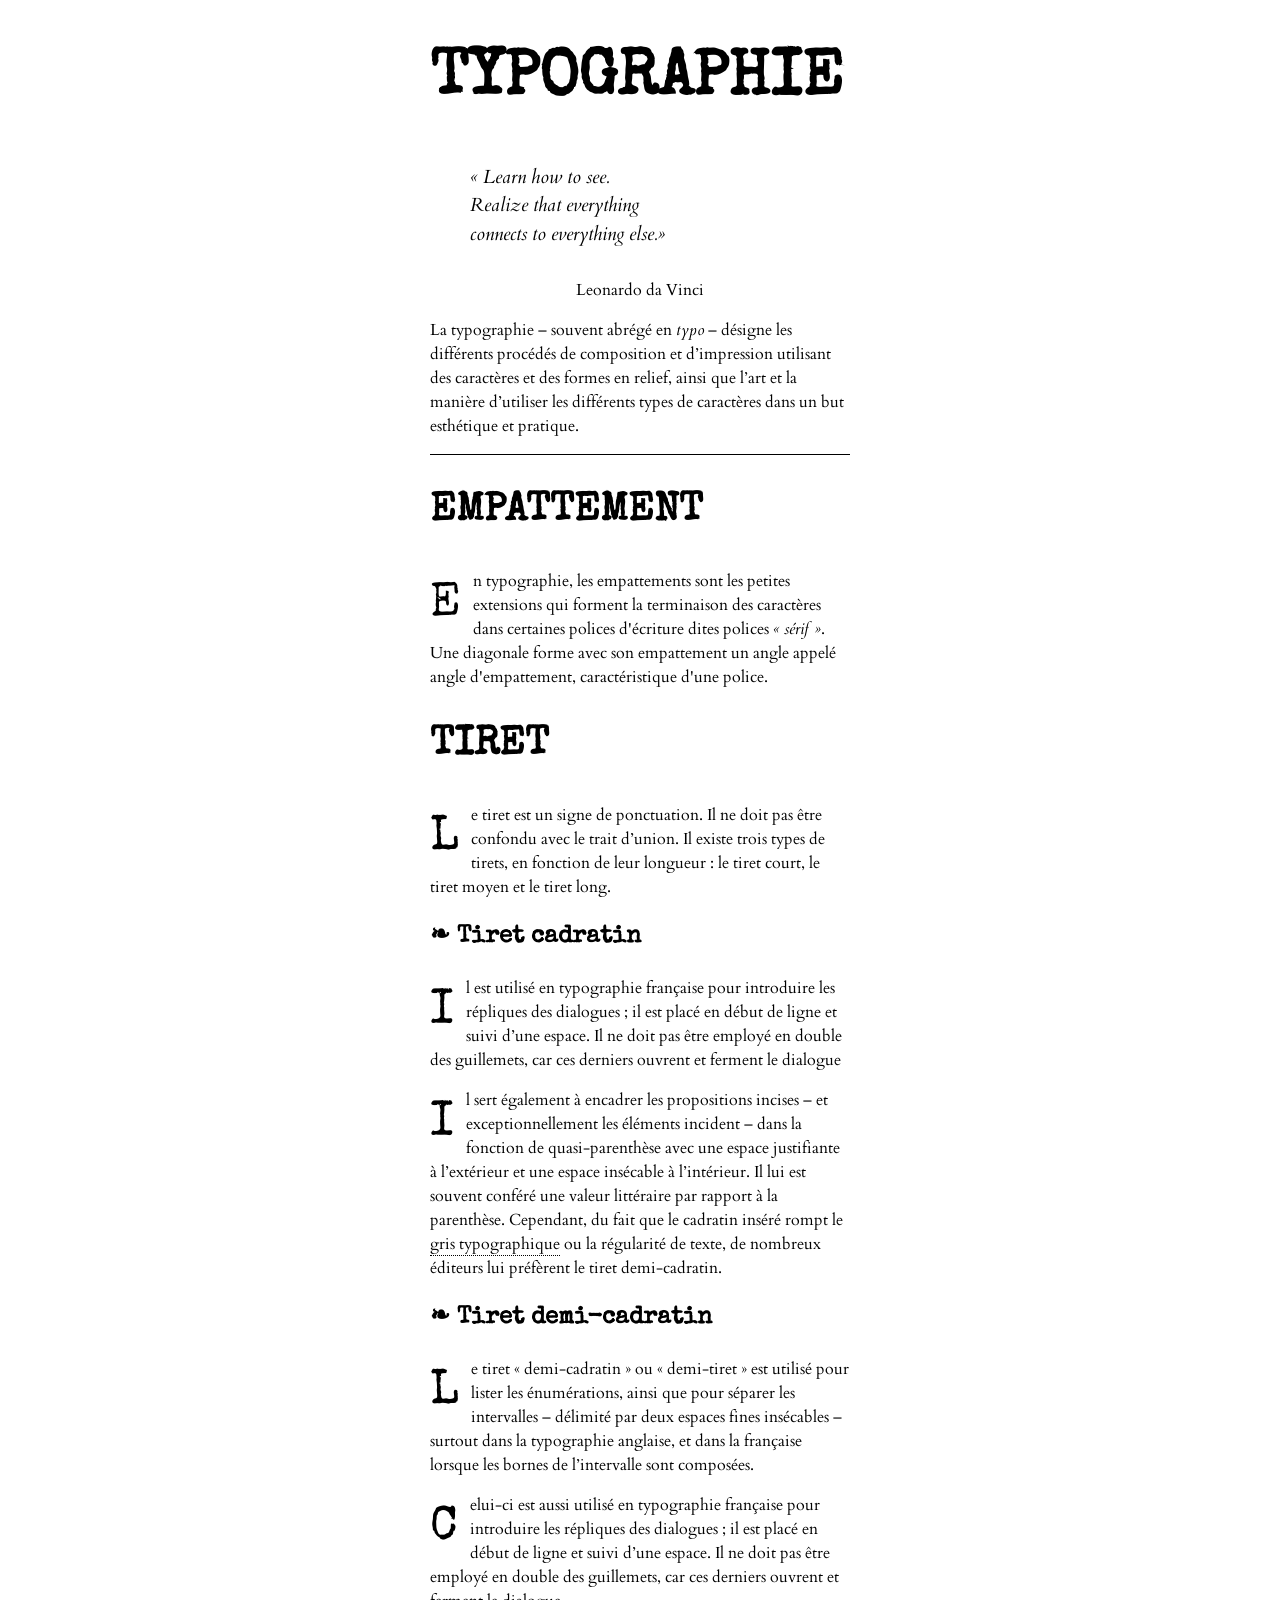
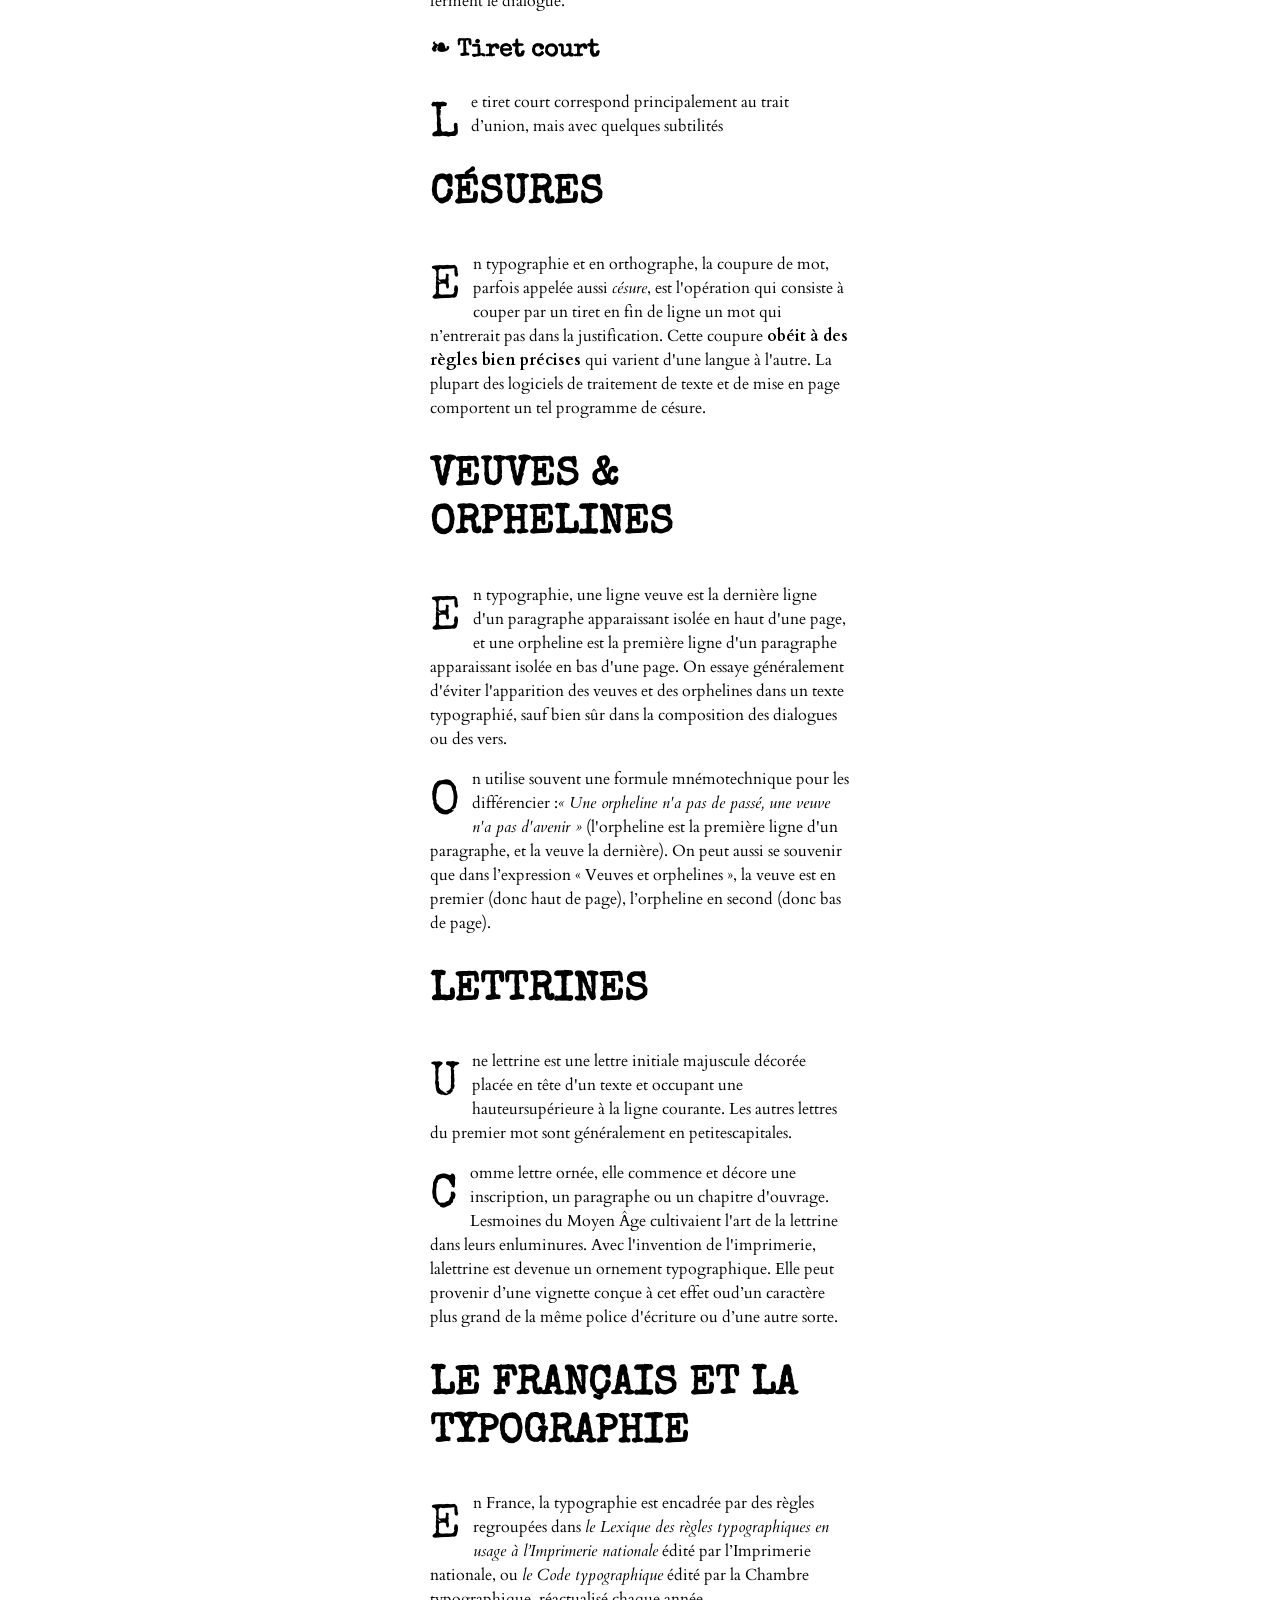
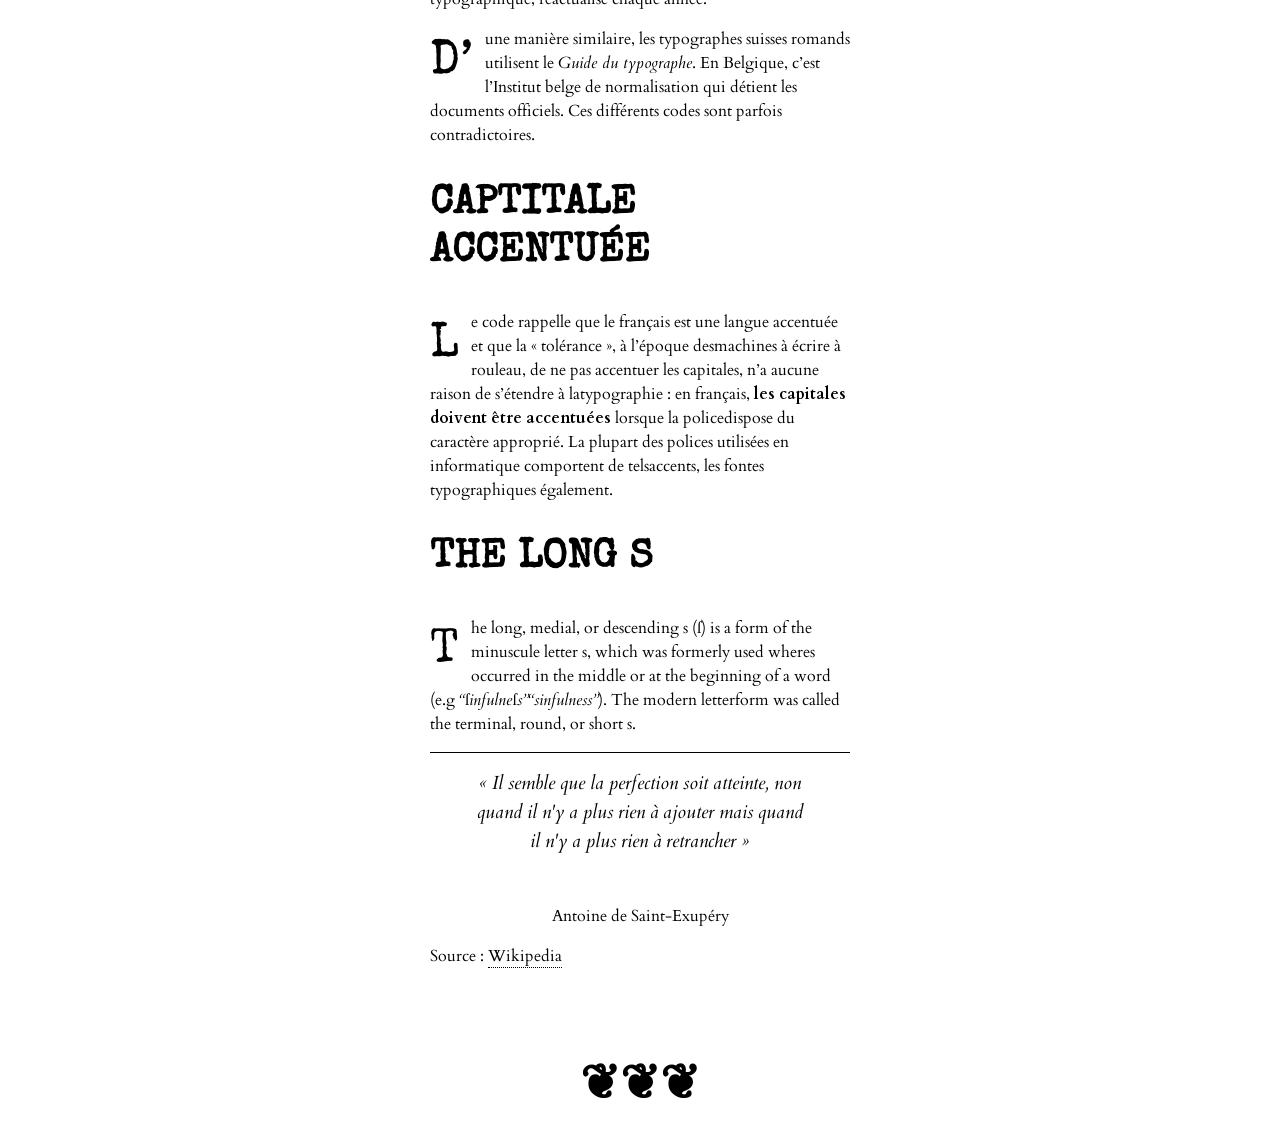
<file: Jour 4/instructions Typo/index.html>
<!DOCTYPE html>
<html lang="fr">
  <head>
    <meta charset="UTF-8" />
    <meta name="viewport" content="width=device-width, initial-scale=1.0" />
    <title>Typographie</title>
    <link rel="stylesheet" href="ressources/normalize.css" type="text/css" />
    <link rel="stylesheet" href="ressources/style.css" type="text/css" />
  </head>
  <body class="container">
    <header>
      <h1>Typographie</h1>

      <blockquote lang="en">
        <p>
          <span class="citation"
            >« Learn how to see.<br />
            Realize that everything<br />
            connects to everything else.»<br />
            <br
          /></span>
          <span class="auteur">Leonardo da Vinci</span>
        </p>
      </blockquote>

      <p>
        La typographie – souvent abrégé en <span class="ita">typo</span> –
        désigne les différents procédés de composition et d’impression utilisant
        des caractères et des formes en relief, ainsi que l’art et la manière
        d’utiliser les différents types de caractères dans un but esthétique et
        pratique.
      </p>
    </header>

    <main></main>

    <h2>EMPATTEMENT</h2>

    <p>
      En typographie, les empattements sont les petites extensions qui forment
      la terminaison des caractères dans certaines polices d'écriture dites
      polices <span class="ita">« sérif »</span>. Une diagonale forme avec son
      empattement un angle appelé angle d'empattement, caractéristique d'une
      police.
    </p>

    <h2>TIRET</h2>

    <p>
      Le tiret est un signe de ponctuation. Il ne doit pas être confondu avec le
      trait d’union. Il existe trois types de tirets, en fonction de leur
      longueur : le tiret court, le tiret moyen et le tiret long.
    </p>

    <h3>❧ Tiret cadratin</h3>

    <p>
      Il est utilisé en typographie française pour introduire les répliques des
      dialogues ; il est placé en début de ligne et suivi d’une espace. Il ne
      doit pas être employé en double des guillemets, car ces derniers ouvrent
      et ferment le dialogue
    </p>

    <p>
      Il sert également à encadrer les propositions incises – et
      exceptionnellement les éléments incident – dans la fonction de
      quasi-parenthèse avec une espace justifiante à l’extérieur et une espace
      insécable à l’intérieur. Il lui est souvent conféré une valeur littéraire
      par rapport à la parenthèse. Cependant, du fait que le cadratin inséré
      rompt le <span class="dotted-underline">gris typographique</span> ou la
      régularité de texte, de nombreux éditeurs lui préfèrent le tiret
      demi-cadratin.
    </p>

    <h3>❧ Tiret demi-cadratin</h3>

    <p>
      Le tiret « demi-cadratin » ou « demi-tiret » est utilisé pour lister les
      énumérations, ainsi que pour séparer les intervalles – délimité par deux
      espaces fines insécables – surtout dans la typographie anglaise, et dans
      la française lorsque les bornes de l’intervalle sont composées.
    </p>

    <p>
      Celui-ci est aussi utilisé en typographie française pour introduire les
      répliques des dialogues ; il est placé en début de ligne et suivi d’une
      espace. Il ne doit pas être employé en double des guillemets, car ces
      derniers ouvrent et ferment le dialogue.
    </p>

    <h3>❧ Tiret court</h3>

    <p>
      Le tiret court correspond principalement au trait d’union, mais avec
      quelques subtilités
    </p>

    <h2>Césures</h2>

    <p>
      En typographie et en orthographe, la coupure de mot, parfois appelée aussi
      <span class="ita">césure</span>, est l'opération qui consiste à couper par
      un tiret en fin de ligne un mot qui n’entrerait pas dans la justification.
      Cette coupure
      <span class="bold">obéit à des règles bien précises</span> qui varient
      d'une langue à l'autre. La plupart des logiciels de traitement de texte et
      de mise en page comportent un tel programme de césure.
    </p>

    <h2>VEUVES & ORPHELINES</h2>

    <p>
      En typographie, une ligne veuve est la dernière ligne d'un paragraphe
      apparaissant isolée en haut d'une page, et une orpheline est la première
      ligne d'un paragraphe apparaissant isolée en bas d'une page. On essaye
      généralement d'éviter l'apparition des veuves et des orphelines dans un
      texte typographié, sauf bien sûr dans la composition des dialogues ou des
      vers.
    </p>

    <p>
      On utilise souvent une formule mnémotechnique pour les différencier :<span
        class="ita"
        >« Une orpheline n'a pas de passé, une veuve n'a pas d'avenir »</span
      >
      (l'orpheline est la première ligne d'un paragraphe, et la veuve la
      dernière). On peut aussi se souvenir que dans l’expression « Veuves et
      orphelines », la veuve est en premier (donc haut de page), l’orpheline en
      second (donc bas de page).
    </p>

    <h2>LETTRINES</h2>

    <p>
      Une lettrine est une lettre initiale majuscule décorée placée en tête d'un
      texte et occupant une hauteursupérieure à la ligne courante. Les autres
      lettres du premier mot sont généralement en petitescapitales.
    </p>

    <p>
      Comme lettre ornée, elle commence et décore une inscription, un paragraphe
      ou un chapitre d'ouvrage. Lesmoines du Moyen Âge cultivaient l'art de la
      lettrine dans leurs enluminures. Avec l'invention de l'imprimerie,
      lalettrine est devenue un ornement typographique. Elle peut provenir d’une
      vignette conçue à cet effet oud’un caractère plus grand de la même police
      d'écriture ou d’une autre sorte.
    </p>

    <h2>Le français et la typographie</h2>

    <p>
      En France, la typographie est encadrée par des règles regroupées dans
      <span class="ita"
        >le Lexique des règles typographiques en usage à l’Imprimerie
        nationale</span
      >
      édité par l’Imprimerie nationale, ou
      <span class="ita">le Code typographique</span> édité par la Chambre
      typographique, réactualisé chaque année.
    </p>

    <p>
      D’une manière similaire, les typographes suisses romands utilisent le
      <span class="ita">Guide du typographe</span>. En Belgique, c’est
      l’Institut belge de normalisation qui détient les documents officiels. Ces
      différents codes sont parfois contradictoires.
    </p>

    <h2>Captitale accentuée</h2>

    <p>
      Le code rappelle que le français est une langue accentuée et que la «
      tolérance », à l’époque desmachines à écrire à rouleau, de ne pas
      accentuer les capitales, n’a aucune raison de s’étendre à latypographie :
      en français,
      <span class="bold">les capitales doivent être accentuées</span> lorsque la
      policedispose du caractère approprié. La plupart des polices utilisées en
      informatique comportent de telsaccents, les fontes typographiques
      également.
    </p>

    <h2>THE LONG S</h2>

    <p>
      The long, medial, or descending s (ſ) is a form of the minuscule letter s,
      which was formerly used wheres occurred in the middle or at the beginning
      of a word (e.g <span class="ita">“ſinfulneſs”“sinfulness”</span>). The
      modern letterform was called the terminal, round, or short s.
    </p>

    <footer>
      <p>
        <span class="citation2"
          >« Il semble que la perfection soit atteinte, non <br />
          quand il n'y a plus rien à ajouter mais quand <br />
          il n'y a plus rien à retrancher »</span
        ><br /><br /><span class="auteur">Antoine de Saint-Exupéry</span>
      </p>

      <p>Source : <span class="dotted-underline">Wikipedia</span></p>
    </footer>
    <br />
    <br />

    <h4><span class="paprika">❦❦❦</span></h4>
  </body>
</html>
</file>
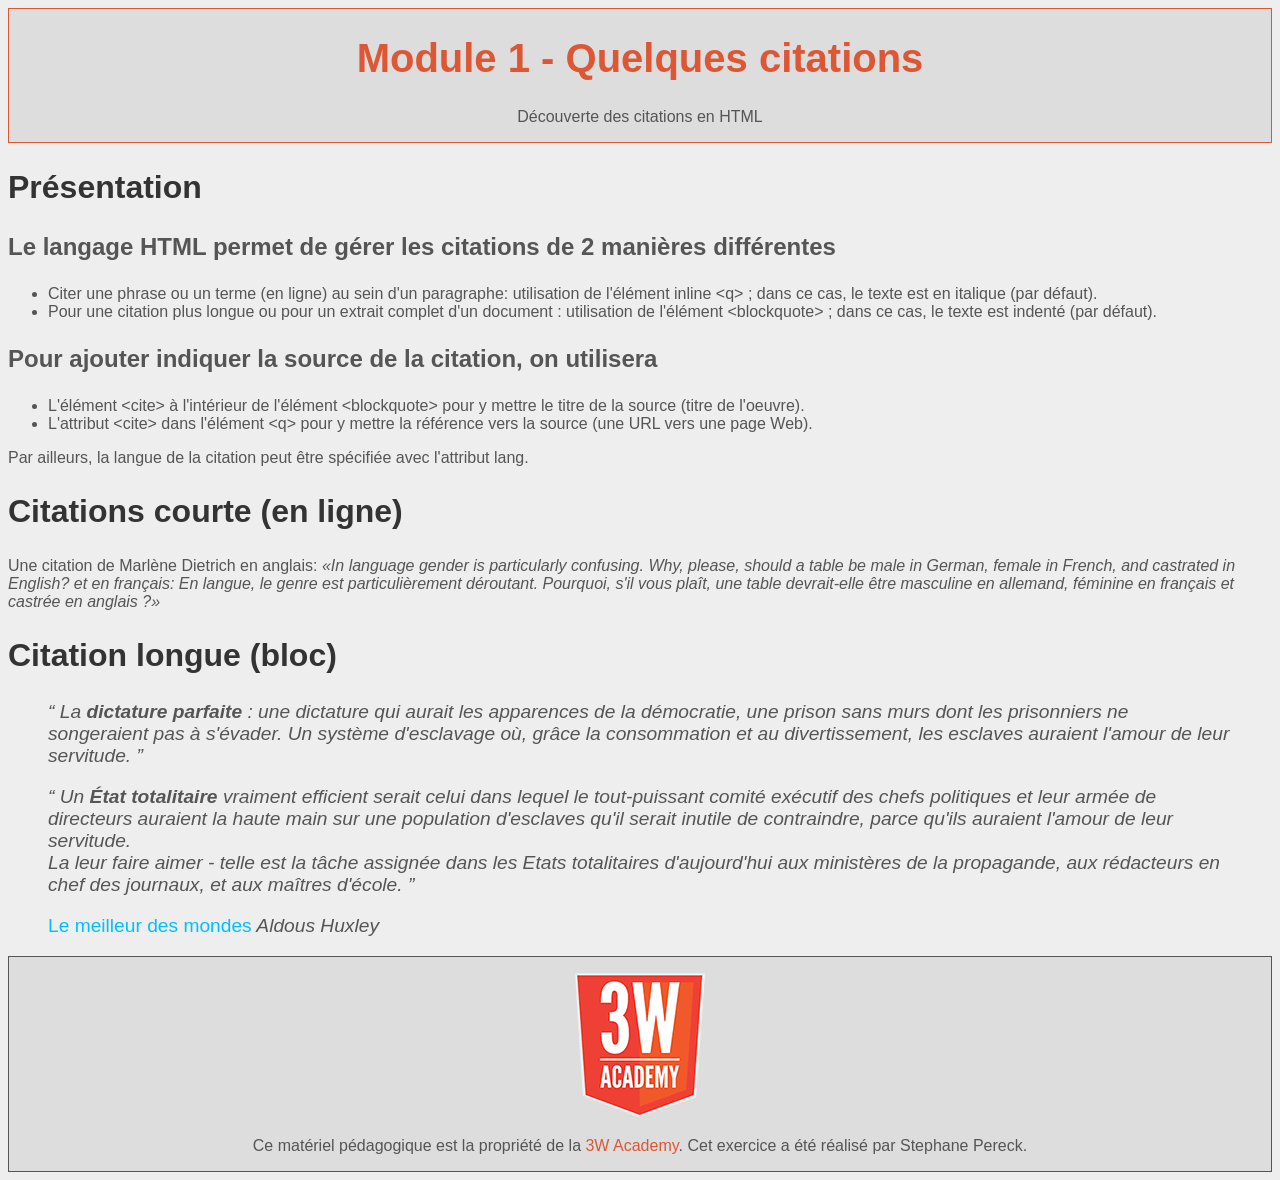
<file: Jour 1/Citations/correction/index.html>
<!doctype html>
<html lang="fr">
<head>
    <meta charset="UTF-8">
	<meta name="description" content="Découverte des citations en HTML">
    <title>Module 1 - Quelques citations</title>
    <link rel="stylesheet" href="css/common-v1.css" type="text/css" />
    <link rel="stylesheet" href="css/theme.css" type="text/css" />
</head>
<body>
    <header class="header">
        <h1>Module 1 - Quelques citations</h1>
        <p>Découverte des citations en HTML</p>
    </header>
    <main class="content">
        <article>
            <h2>Présentation</h2>
            <h3>Le langage HTML permet de gérer les citations de 2 manières différentes</h3>
            <ul>
                <li>Citer une phrase ou un terme (en ligne) au sein d'un paragraphe: utilisation de l'élément inline &lt;q&gt; ; dans ce cas, le texte est en italique (par défaut).</li>
                <li>Pour une citation plus longue ou pour un extrait complet d'un document : utilisation de l'élément &lt;blockquote&gt; ; dans ce cas, le texte est indenté (par défaut).</li>
            </ul>
            <h3>Pour ajouter indiquer la source de la citation, on utilisera</h3>
            <ul>
                <li>L'élément &lt;cite&gt; à l'intérieur de l'élément &lt;blockquote&gt; pour y mettre le titre de la source (titre de l'oeuvre).</li>
                <li>L'attribut &lt;cite&gt; dans l'élément &lt;q&gt; pour y mettre la référence vers la source (une URL vers une page Web).</li>
            </ul>
            <p>Par ailleurs, la langue de la citation peut être spécifiée avec l'attribut lang.</p>
        </article>
        <article>
            <h2>Citations courte (en ligne)</h2>
            <p>
                Une citation de Marlène Dietrich en anglais:
                <q lang="en" cite="https://quotepark.com/fr/auteurs/marlene-dietrich/?o=popular&page=2">In language gender is particularly confusing. Why, please, should a table be male in German, female in French, and castrated in English? et en français: En langue, le genre est particulièrement déroutant. Pourquoi, s'il vous plaît, une table devrait-elle être masculine en allemand, féminine en français et castrée en anglais ?</q>
            </p>
        </article>
        <article>
            <h2>Citation longue (bloc)</h2>
            <blockquote>
                <p>La <strong>dictature parfaite</strong> : une dictature qui aurait les apparences de la démocratie, une prison sans murs dont les prisonniers ne songeraient pas à s'évader. Un système d'esclavage où, grâce la consommation et au divertissement, les esclaves auraient l'amour de leur servitude.</p>
				<p>Un <strong>État totalitaire</strong> vraiment efficient serait celui dans lequel le tout-puissant comité exécutif des chefs politiques et leur armée de directeurs auraient la haute main sur une population d'esclaves qu'il serait inutile de contraindre, parce qu'ils auraient l'amour de leur servitude.<br>
				La leur faire aimer - telle est la tâche assignée dans les Etats totalitaires d'aujourd'hui aux ministères de la propagande, aux rédacteurs en chef des journaux, et aux maîtres d'école.</p>
				<cite>Le meilleur des mondes</cite> Aldous Huxley
            </blockquote>
        </article>
    </main>
    <footer class="footer">
        <p><a rel="license" href="https://3wa.fr/propriete-materiel-pedagogique/"><img alt="Propriété de la 3W Academy" src="images/logo-3wa.png"></a></p>
		<p>Ce matériel pédagogique est la propriété de la <a rel="license" href="https://3wa.fr/propriete-materiel-pedagogique/">3W Academy</a>. Cet exercice a été réalisé par Stephane Pereck.</p>
    </footer>
</body>
</html>
</file>
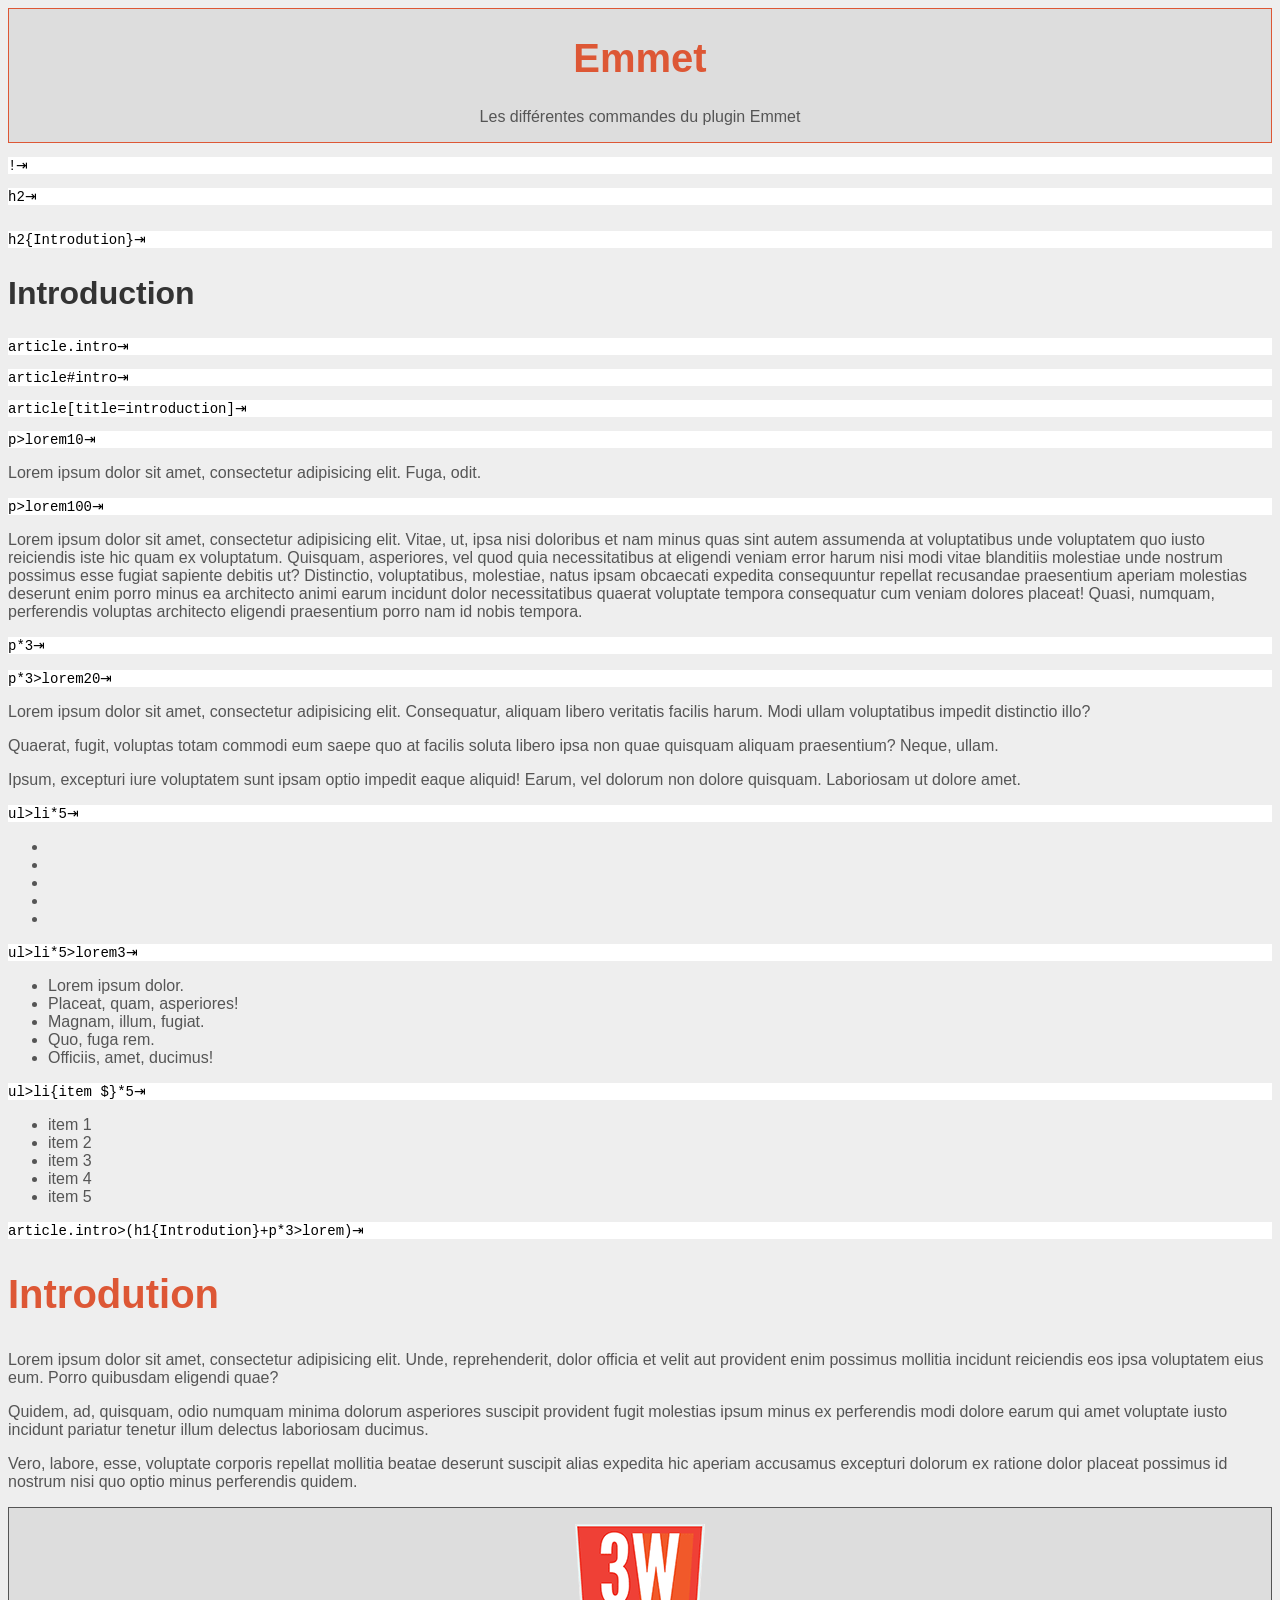
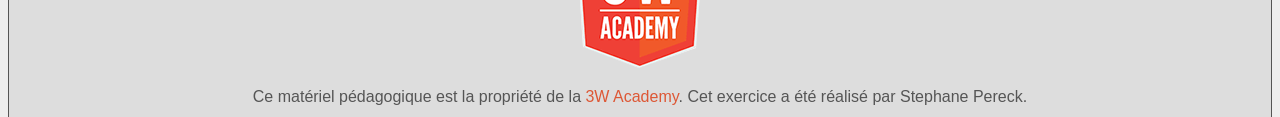
<file: Jour 1/Emmet/correction/index.html>
<!doctype html>
<html lang="fr">
<head>
    <meta charset="UTF-8">
	<meta name="description" content="Les différentes commandes du plugin Emmet">
    <title>Emmet</title>
    <link rel="stylesheet" href="css/common-v1.css" type="text/css" />
    <link rel="stylesheet" href="css/theme.css" type="text/css" />
</head>
<body>
    <header class="header">
        <h1>Emmet</h1>
        <p>Les différentes commandes du plugin Emmet</p>
    </header>
    <main class="content">
        <pre class="code">!⇥</pre>
        
        <pre class="code">h2⇥</pre>
        <h2></h2>
        
        <pre class="code">h2{Introdution}⇥</pre>
        <h2>Introduction</h2>
        
        <pre class="code">article.intro⇥</pre>
        <article class="intro"></article>
        
        <pre class="code">article#intro⇥</pre>
        <article id="intro"></article>
        
        <pre class="code">article[title=introduction]⇥</pre>
        <article title="introduction"></article>
        
        <pre class="code">p>lorem10⇥</pre>
        <p>Lorem ipsum dolor sit amet, consectetur adipisicing elit. Fuga, odit.</p>
        
        <pre class="code">p>lorem100⇥</pre>
        <p>Lorem ipsum dolor sit amet, consectetur adipisicing elit. Vitae, ut, ipsa nisi doloribus et nam minus quas sint autem assumenda at voluptatibus unde voluptatem quo iusto reiciendis iste hic quam ex voluptatum. Quisquam, asperiores, vel quod quia necessitatibus at eligendi veniam error harum nisi modi vitae blanditiis molestiae unde nostrum possimus esse fugiat sapiente debitis ut? Distinctio, voluptatibus, molestiae, natus ipsam obcaecati expedita consequuntur repellat recusandae praesentium aperiam molestias deserunt enim porro minus ea architecto animi earum incidunt dolor necessitatibus quaerat voluptate tempora consequatur cum veniam dolores placeat! Quasi, numquam, perferendis voluptas architecto eligendi praesentium porro nam id nobis tempora.</p>
        
        <pre class="code">p*3⇥</pre>
        <p></p>
        <p></p>
        <p></p>
        
        <pre class="code">p*3>lorem20⇥</pre>
        <p>Lorem ipsum dolor sit amet, consectetur adipisicing elit. Consequatur, aliquam libero veritatis facilis harum. Modi ullam voluptatibus impedit distinctio illo?</p>
        <p>Quaerat, fugit, voluptas totam commodi eum saepe quo at facilis soluta libero ipsa non quae quisquam aliquam praesentium? Neque, ullam.</p>
        <p>Ipsum, excepturi iure voluptatem sunt ipsam optio impedit eaque aliquid! Earum, vel dolorum non dolore quisquam. Laboriosam ut dolore amet.</p>
        
        <pre class="code">ul>li*5⇥</pre>
        <ul>
            <li></li>
            <li></li>
            <li></li>
            <li></li>
            <li></li>
        </ul>
        
        <pre class="code">ul>li*5>lorem3⇥</pre>
        <ul>
            <li>Lorem ipsum dolor.</li>
            <li>Placeat, quam, asperiores!</li>
            <li>Magnam, illum, fugiat.</li>
            <li>Quo, fuga rem.</li>
            <li>Officiis, amet, ducimus!</li>
        </ul>
        
        <pre class="code">ul>li{item $}*5⇥</pre>
        <ul>
            <li>item 1</li>
            <li>item 2</li>
            <li>item 3</li>
            <li>item 4</li>
            <li>item 5</li>
        </ul>
        
        <pre class="code">article.intro>(h1{Introdution}+p*3>lorem)⇥</pre>
        <article class="intro">
            <h1>Introdution</h1>
            <p>Lorem ipsum dolor sit amet, consectetur adipisicing elit. Unde, reprehenderit, dolor officia et velit aut provident enim possimus mollitia incidunt reiciendis eos ipsa voluptatem eius eum. Porro quibusdam eligendi quae?</p>
            <p>Quidem, ad, quisquam, odio numquam minima dolorum asperiores suscipit provident fugit molestias ipsum minus ex perferendis modi dolore earum qui amet voluptate iusto incidunt pariatur tenetur illum delectus laboriosam ducimus.</p>
            <p>Vero, labore, esse, voluptate corporis repellat mollitia beatae deserunt suscipit alias expedita hic aperiam accusamus excepturi dolorum ex ratione dolor placeat possimus id nostrum nisi quo optio minus perferendis quidem.</p>
        </article>
    </main>
    <footer class="footer">
        <p><a rel="license" href="https://3wa.fr/propriete-materiel-pedagogique/"><img alt="Propriété de la 3W Academy" src="images/logo-3wa.png"></a></p>
		<p>Ce matériel pédagogique est la propriété de la <a rel="license" href="https://3wa.fr/propriete-materiel-pedagogique/">3W Academy</a>. Cet exercice a été réalisé par Stephane Pereck.</p>
    </footer>
</body>
</html>
</file>
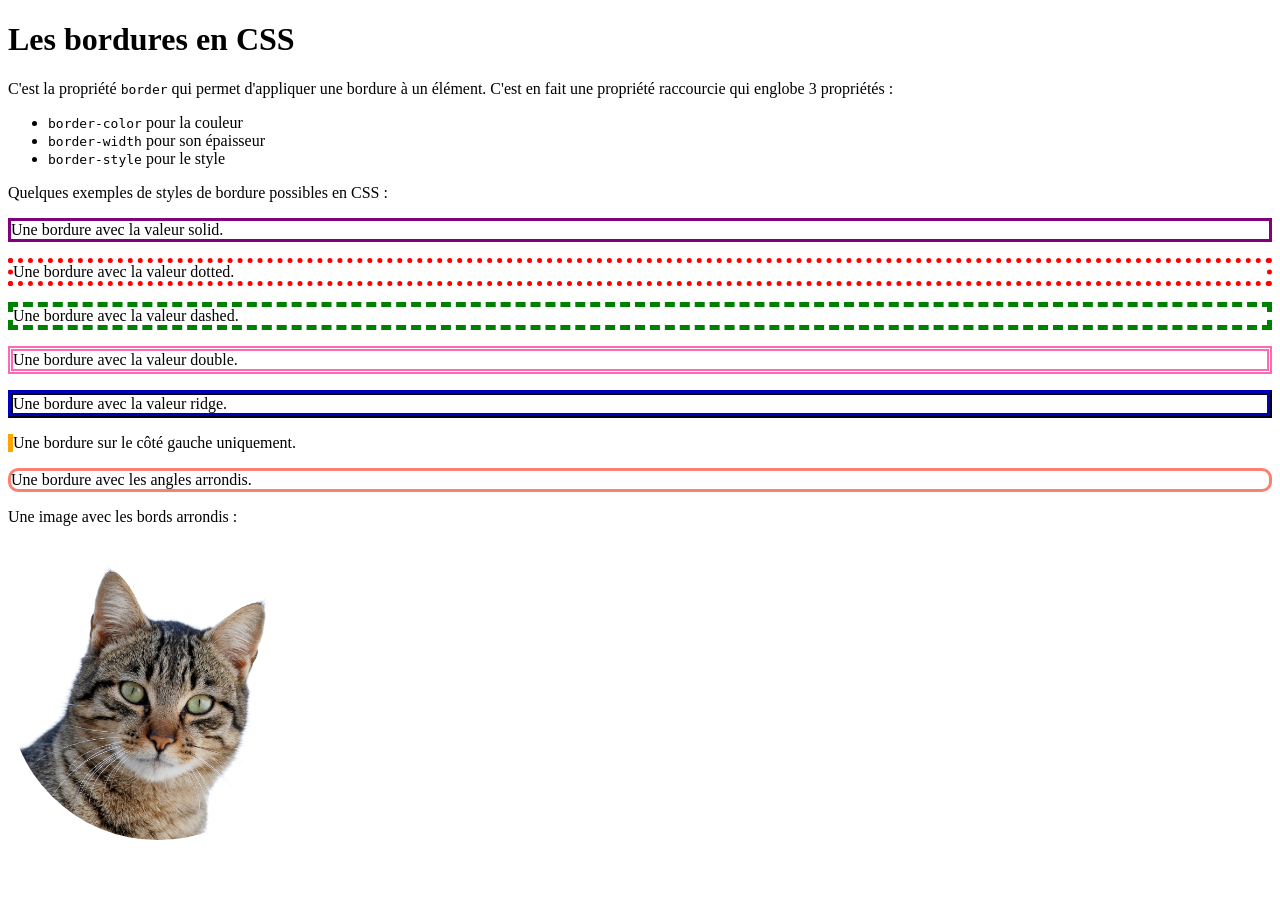
<file: Jour 1/Les bordures/correction/index.html>
<!doctype html>
<html lang="en">
<head>
    <meta charset="UTF-8">
    <title>Les bordures</title>
    <meta name="description" content="Démo sur les différents types de bordures en CSS">
    <link rel="stylesheet" href="css/style.css">
</head>
<body>
    <h1>Les bordures en CSS</h1>
    <p>C'est la propriété <code>border</code> qui permet d'appliquer une bordure à un élément. C'est en fait une propriété raccourcie qui englobe 3 propriétés :</p>
    <ul>
        <li><code>border-color</code> pour la couleur</li>
        <li><code>border-width</code> pour son épaisseur</li>
        <li><code>border-style</code> pour le style</li>
    </ul>
    <p>Quelques exemples de styles de bordure possibles en CSS :</p>
    <p class="solid">Une bordure avec la valeur solid.</p>
    <p class="dotted">Une bordure avec la valeur dotted.</p>
    <p class="dashed">Une bordure avec la valeur dashed.</p>
    <p class="double">Une bordure avec la valeur double.</p>
    <p class="ridge">Une bordure avec la valeur ridge.</p>
    <p class="left">Une bordure sur le côté gauche uniquement.</p>
    <p class="rond">Une bordure avec les angles arrondis.</p>
    <p>Une image avec les bords arrondis :</p>
    <img src="images/chat.jpg" width="300" alt="Un chat tigré" class="img-rond" />
</body>
</html>
</file>
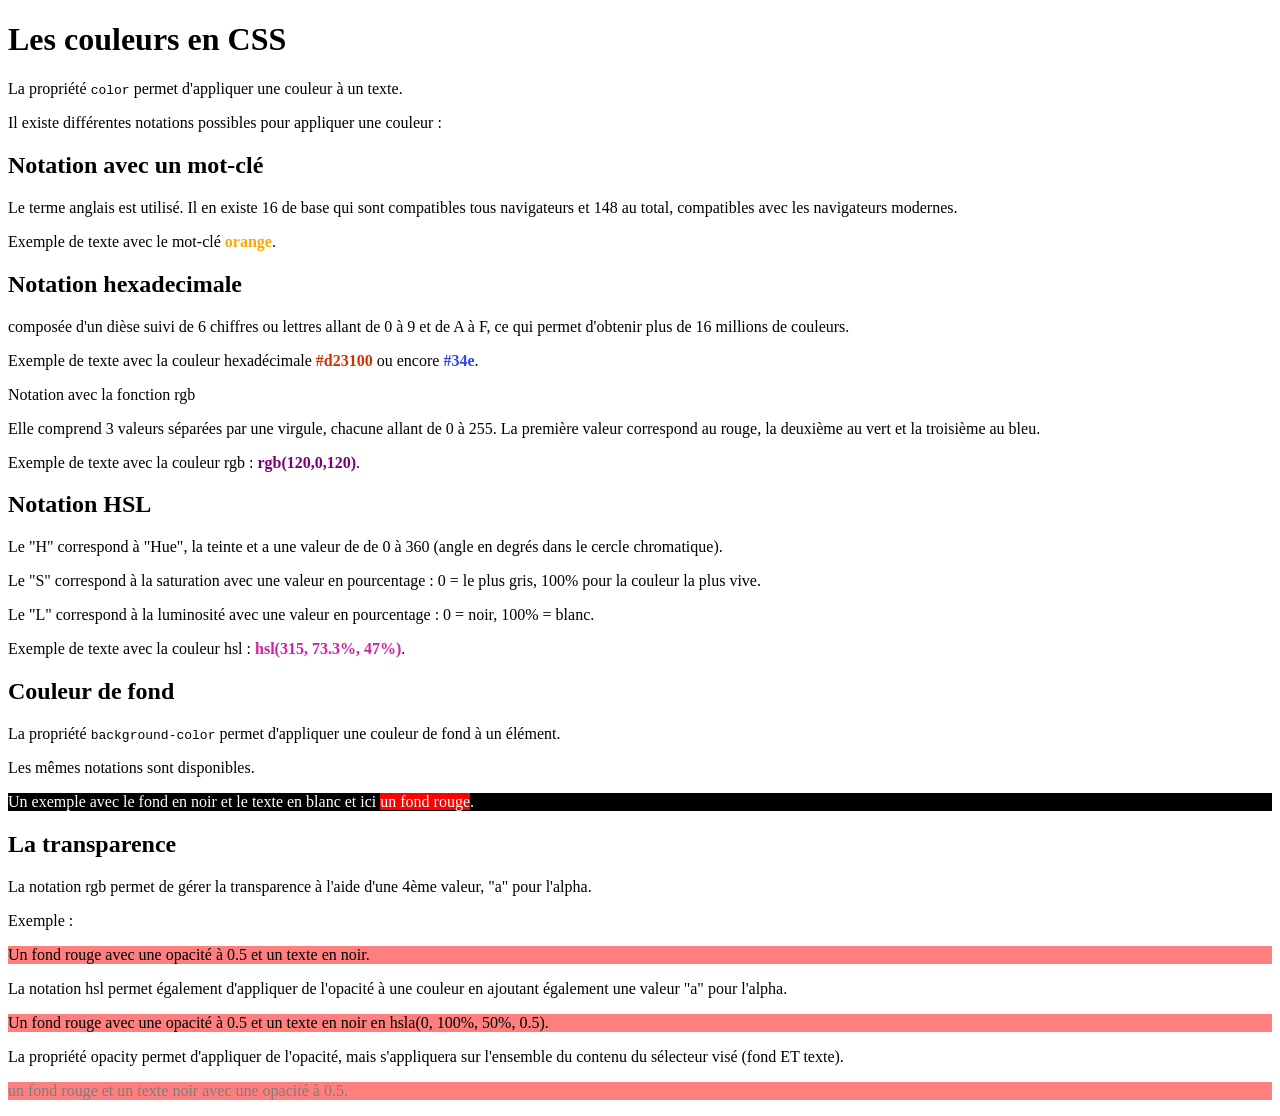
<file: Jour 1/Les couleurs/correction/index.html>
<!doctype html>
<html lang="en">
<head>
    <meta charset="UTF-8">
    <title>Les couleurs</title>
	<meta name="description" content="Les couleurs">
	<link rel="stylesheet" href="css/style.css">
</head>
<body>
        
    <h1>Les couleurs en CSS</h1>
    
    <p>La propriété <code>color</code> permet d'appliquer une couleur à un texte.</p>
    
    <p>Il existe différentes notations possibles pour appliquer une couleur :</p>
    
    <h2>Notation avec un mot-clé</h2>
    
    <p>Le terme anglais est utilisé. Il en existe 16 de base qui sont compatibles tous navigateurs et 148 au total, compatibles avec les navigateurs modernes.</p>
    
    <p>Exemple de texte avec le mot-clé <strong class="txt-orange">orange</strong>.</p>
    
    <h2>Notation hexadecimale</h2>
    
    <p>composée d'un dièse suivi de 6 chiffres ou lettres allant de 0 à 9 et de A à F, ce qui permet d'obtenir plus de 16 millions de couleurs.</p>
    
    <p>Exemple de texte avec la couleur hexadécimale <strong class="txt-hexa1">#d23100</strong> ou encore <strong class="txt-hexa2">#34e</strong>.</p>
    
    <p>Notation avec la fonction rgb</p>
    
    <p>Elle comprend 3 valeurs séparées par une virgule, chacune allant de 0 à 255. La première valeur correspond au rouge, la deuxième au vert et la troisième au bleu.</p>
    
    <p>Exemple de texte avec la couleur rgb : <strong class="txt-rgb">rgb(120,0,120)</strong>.</p>
    
    <h2>Notation HSL</h2>
    
    <p>Le "H" correspond à "Hue", la teinte et a une valeur de de 0 à 360 (angle en degrés dans le cercle chromatique).</p>
    
    <p>Le "S" correspond à la saturation avec une valeur en pourcentage : 0 = le plus gris, 100% pour la couleur la plus vive.</p>
    
    <p>Le "L" correspond à la luminosité avec une valeur en pourcentage : 0 = noir, 100% = blanc.</p>
    
    <p>Exemple de texte avec la couleur hsl : <strong class="txt-hsl">hsl(315, 73.3%, 47%)</strong>.</p>
    
    <h2>Couleur de fond</h2>
    
    <p>La propriété <code>background-color</code> permet d'appliquer une couleur de fond à un élément.</p>
    
    <p>Les mêmes notations sont disponibles.</p>
    
    <p class="bgc-blk">Un exemple avec le fond en noir et le texte en blanc et ici <span class="bgc-red">un fond rouge</span>.</p>
    
    <h2>La transparence</h2>
    
    <p>La notation rgb permet de gérer la transparence à l'aide d'une 4ème valeur, "a" pour l'alpha.</p>
    
    <p>Exemple :</p>
    
    <p class="rgba">Un fond rouge avec une opacité à 0.5 et un texte en noir.</p>
    
    <p>La notation hsl permet également d'appliquer de l'opacité à une couleur en ajoutant également une valeur "a" pour l'alpha.</p>
    
    <p class="hsla">Un fond rouge avec une opacité à 0.5 et un texte en noir en hsla(0, 100%, 50%, 0.5).</p>
    
    <p>La propriété opacity permet d'appliquer de l'opacité, mais s'appliquera sur l'ensemble du contenu du sélecteur visé (fond ET texte).</p>
    
    <p class="opacity">un fond rouge et un texte noir avec une opacité à 0.5.</p>
</body>
</html>
</file>
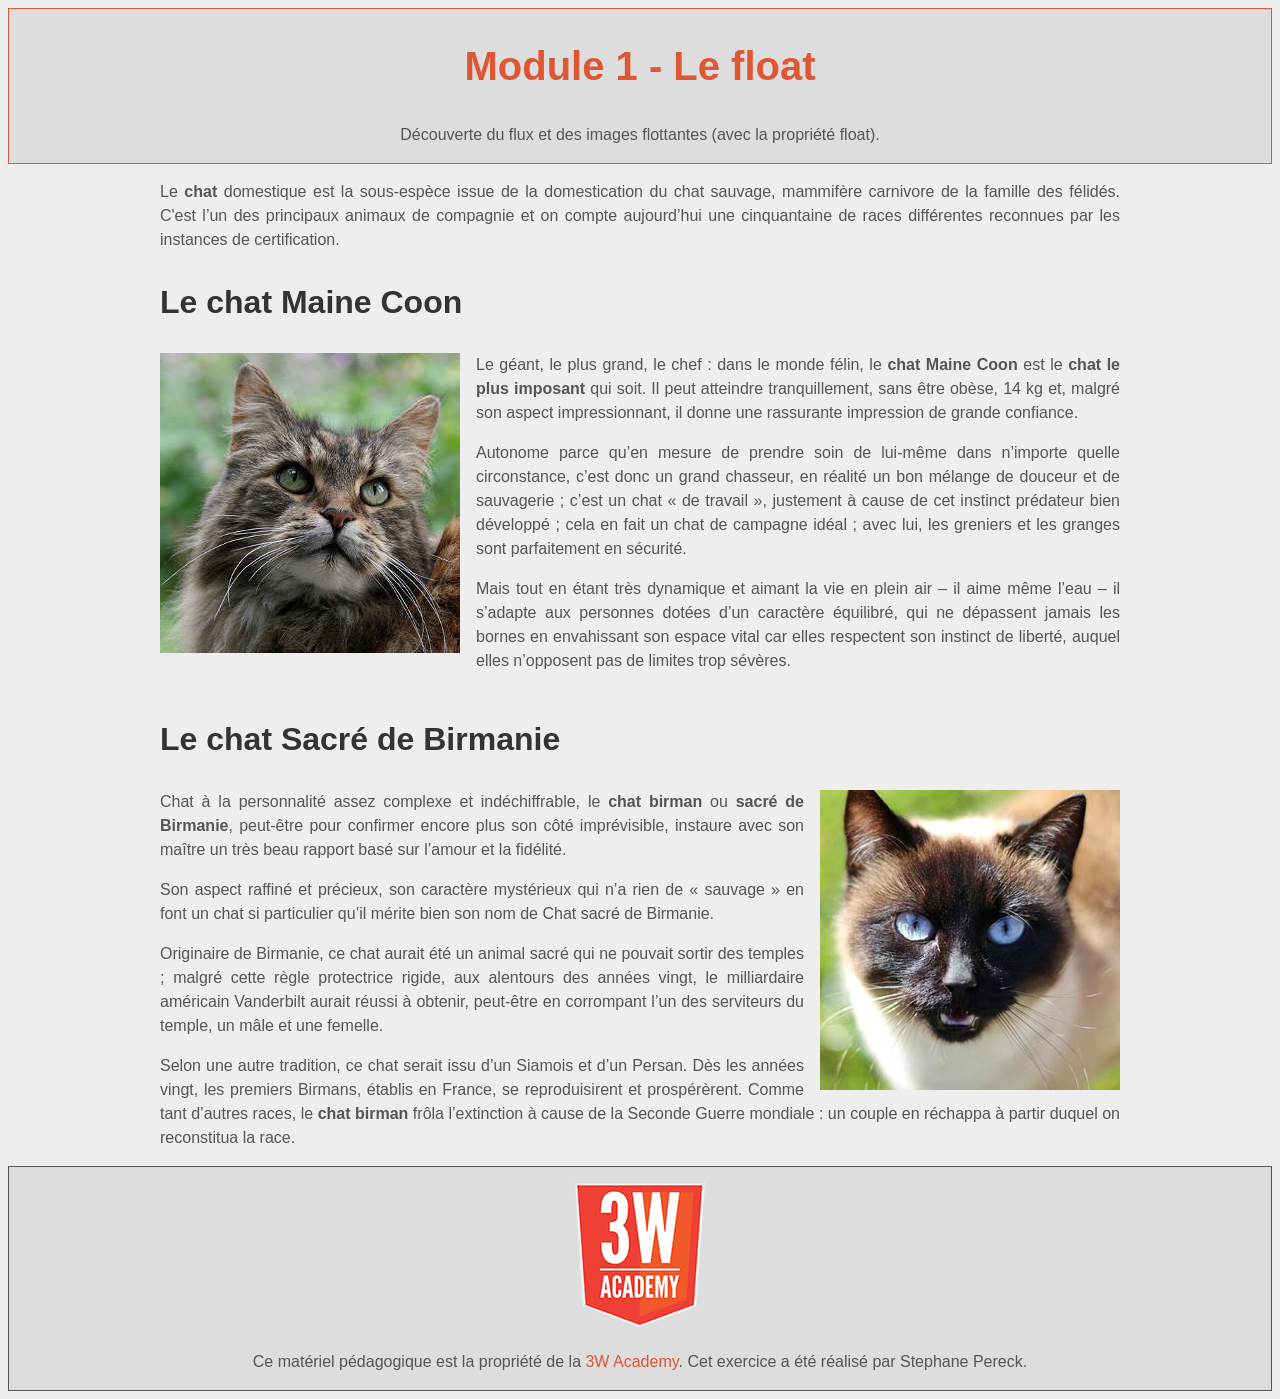
<file: Jour 2/Images flottantes/correction/index.html>
<!doctype html>
<html lang="fr">
<head>
    <meta charset="UTF-8">
	<meta name="description" content="Découverte du flux et des images flottantes (avec la propriété float).">
    <title>Module 1 - Images flottantes</title>
    <link rel="stylesheet" href="css/common-v1.css" type="text/css" />
    <link rel="stylesheet" href="css/theme.css" type="text/css" />
</head>
<body>
    <header class="header">
        <h1>Module 1 - Le float</h1>
        <p>Découverte du flux et des images flottantes (avec la propriété float).</p>
    </header>
    <main class="container">
        <article>
            <p>Le <strong>chat</strong> domestique est la sous-espèce issue de la domestication du chat sauvage, mammifère carnivore de la famille des félidés. C'est l’un des principaux animaux de compagnie et on compte aujourd’hui une cinquantaine de races différentes reconnues par les instances de certification.</p>
        </article>
        <article>
            <h2>Le chat Maine Coon</h2>
			<img class="img-left" src="images/maine-coon.jpg" alt="chat Maine Coon">
            <p>Le géant, le plus grand, le chef : dans le monde félin, le <strong>chat Maine Coon</strong> est le <strong>chat le plus imposant</strong> qui soit. Il peut atteindre tranquillement, sans être obèse, 14 kg et, malgré son aspect impressionnant, il donne une rassurante impression de grande confiance.</p>
			<p>Autonome parce qu’en mesure de prendre soin de lui-même dans n’importe quelle circonstance, c’est donc un grand chasseur, en réalité un bon mélange de douceur et de sauvagerie ; c’est un chat « de travail », justement à cause de cet instinct prédateur bien développé ; cela en fait un chat de campagne idéal ; avec lui, les greniers et les granges sont parfaitement en sécurité.</p>
			<p>Mais tout en étant très dynamique et aimant la vie en plein air – il aime même l’eau – il s’adapte aux personnes dotées d’un caractère équilibré, qui ne dépassent jamais les bornes en envahissant son espace vital car elles respectent son instinct de liberté, auquel elles n’opposent pas de limites trop sévères.</p>
			<div class="clear"></div>
        </article>
        <article>
            <h2>Le chat Sacré de Birmanie</h2>
            <img class="img-right" src="images/sacre-de-birmanie.jpg" alt="Chat Birman" />
            <p>Chat à la personnalité assez complexe et indéchiffrable, le <strong>chat birman</strong> ou <strong>sacré de Birmanie</strong>, peut-être pour confirmer encore plus son côté imprévisible, instaure avec son maître un très beau rapport basé sur l’amour et la fidélité.</p>
			<p>Son aspect raffiné et précieux, son caractère mystérieux qui n’a rien de « sauvage » en font un chat si particulier qu’il mérite bien son nom de Chat sacré de Birmanie.</p>
			<p>Originaire de Birmanie, ce chat aurait été un animal sacré qui ne pouvait sortir des temples ; malgré cette règle protectrice rigide, aux alentours des années vingt, le milliardaire américain Vanderbilt aurait réussi à obtenir, peut-être en corrompant l’un des serviteurs du temple, un mâle et une femelle.</p>
			<p>Selon une autre tradition, ce chat serait issu d’un Siamois et d’un Persan. Dès les années vingt, les premiers Birmans, établis en France, se reproduisirent et prospérèrent. Comme tant d’autres races, le <strong>chat birman</strong> frôla l’extinction à cause de la Seconde Guerre mondiale : un couple en réchappa à partir duquel on reconstitua la race.</p>
			<div class="clear"></div>
        </article>
    </main>
    <footer class="footer">
        <p><a rel="license" href="https://3wa.fr/propriete-materiel-pedagogique/"><img alt="Propriété de la 3W Academy" src="images/logo-3wa.png"></a></p>
		<p>Ce matériel pédagogique est la propriété de la <a rel="license" href="https://3wa.fr/propriete-materiel-pedagogique/">3W Academy</a>. Cet exercice a été réalisé par Stephane Pereck.</p>
    </footer>
</body>
</html>
</file>
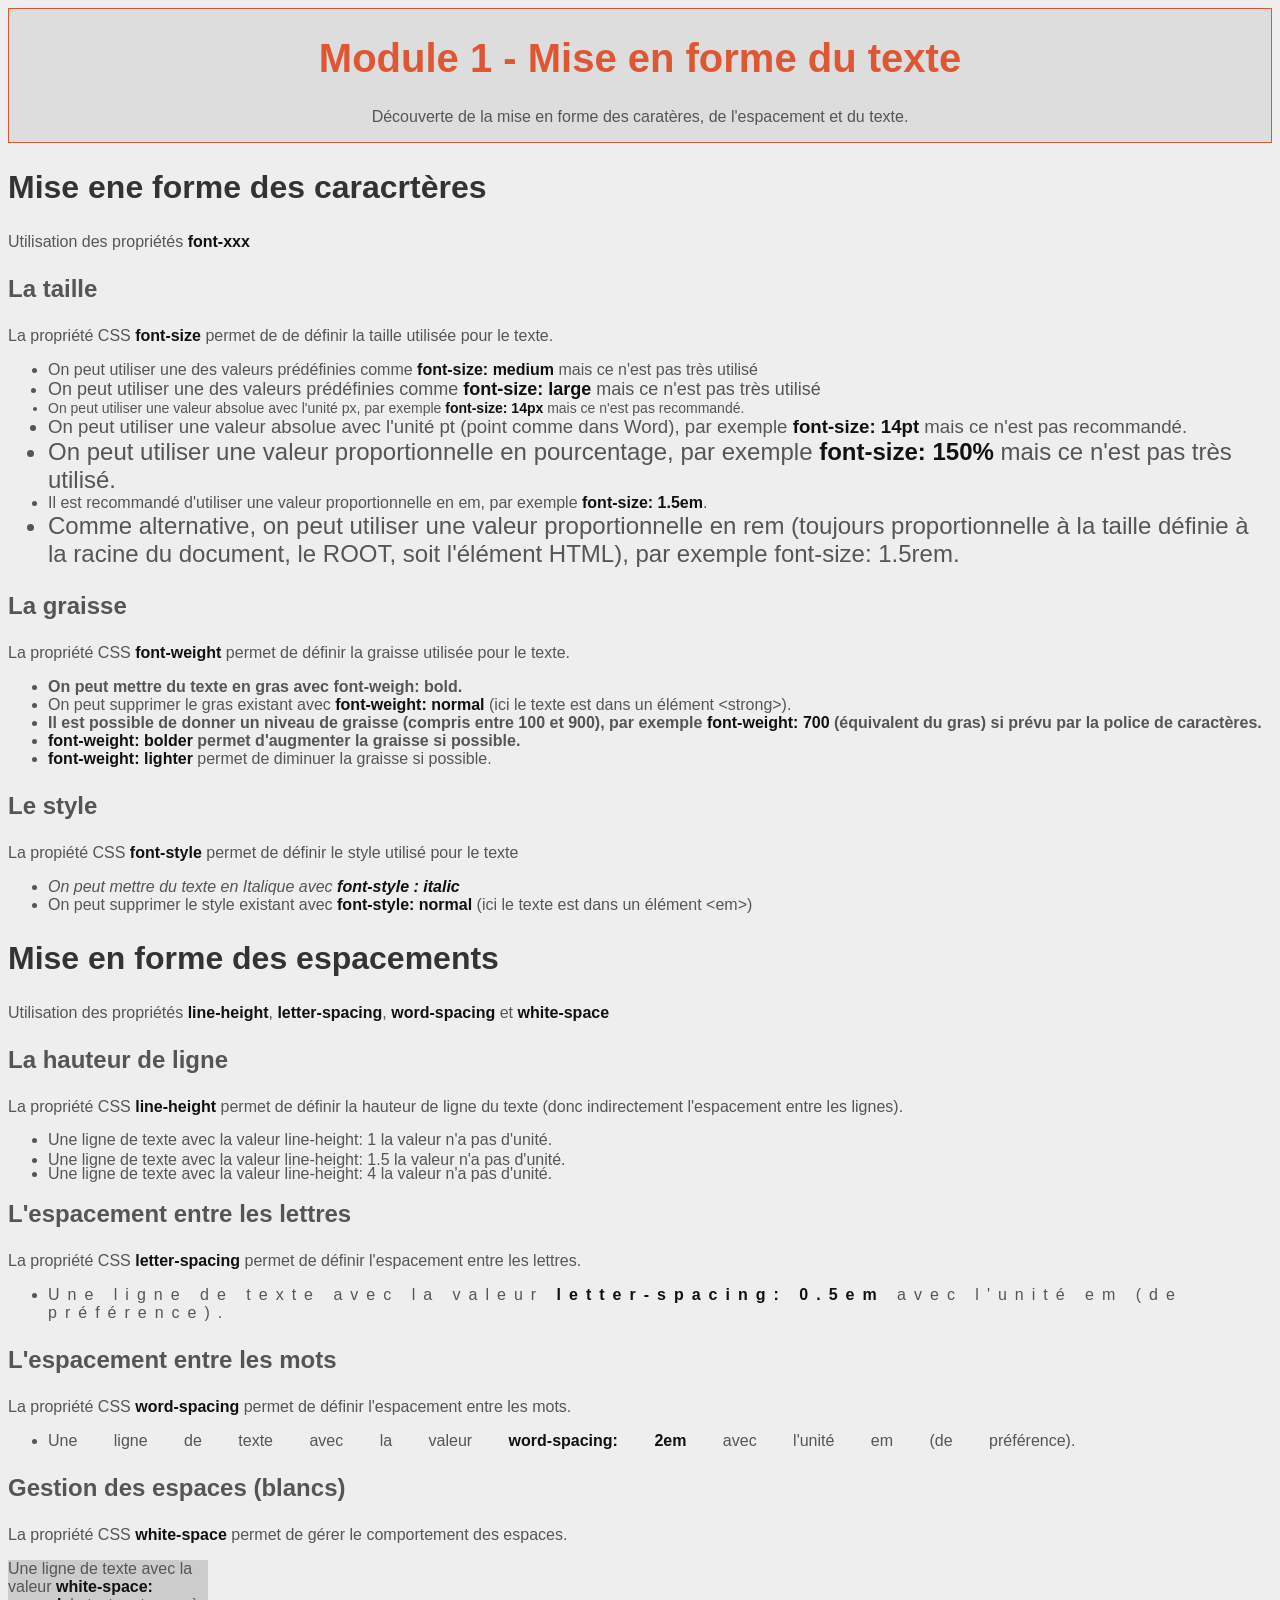
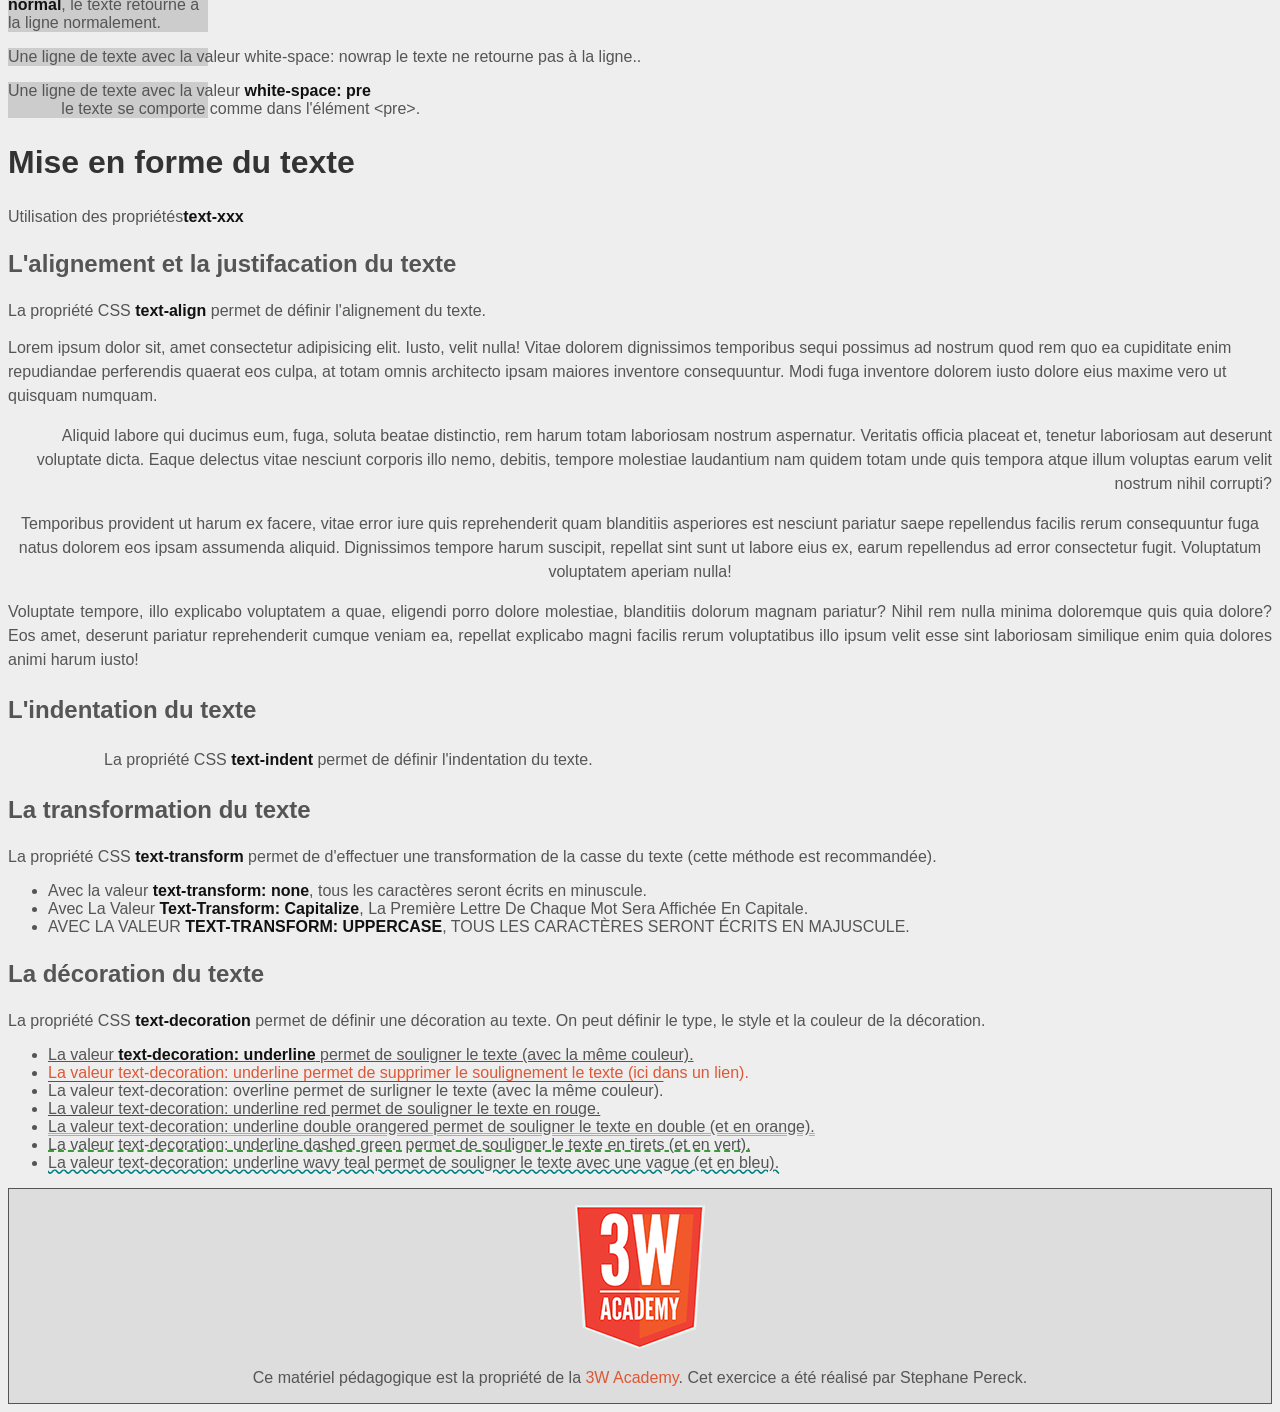
<file: Jour 2/Mise en forme de texte/correction/index.html>
<!doctype html>
<html lang="fr">
<head>
    <meta charset="UTF-8">
	<meta name="description" content="Découverte de la mise en forme des caratères, de l'espacement et du texte.">
    <title>Module 1 - Mise en forme du texte</title>
    <link rel="stylesheet" href="css/common-v1.css" type="text/css" />
    <link rel="stylesheet" href="css/theme.css" type="text/css" />
</head>
<body>
    <header class="header">
        <h1>Module 1 - Mise en forme du texte</h1>
        <p>Découverte de la mise en forme des caratères, de l'espacement et du texte.</p>
    </header>
    <main class="content">
        <article>
            <h2>Mise ene forme des caracrtères</h2>
            
            <p>Utilisation des propriétés <code>font-xxx</code></p>
            
            <h3>La taille</h3>
            <p>La propriété CSS <code>font-size</code> permet de de définir la taille utilisée pour le texte.</p>
            
            <ul>
                <li class="font-size-medium">On peut utiliser une des valeurs prédéfinies comme <code>font-size: medium</code> mais ce n'est pas très utilisé</li>
                <li class="font-size-large">On peut utiliser une des valeurs prédéfinies comme <code>font-size: large</code> mais ce n'est pas très utilisé</li>
                <li class="font-size-px">On peut utiliser une valeur absolue avec l'unité px, par exemple <code>font-size: 14px</code> mais ce n'est pas recommandé.</li>
                <li class="font-size-pt">On peut utiliser une valeur absolue avec l'unité pt (point comme dans Word), par exemple <code>font-size: 14pt</code> mais ce n'est pas recommandé.</li>
                <li class="font-size-pourcent">On peut utiliser une valeur proportionnelle en pourcentage, par exemple <code>font-size: 150%</code> mais ce n'est pas très utilisé.</li>
                <li class="sont-size-em">Il est recommandé d'utiliser une valeur proportionnelle en em, par exemple <code>font-size: 1.5em</code>.</li>
                <li class="font-size-rem">Comme alternative, on peut utiliser une valeur proportionnelle en rem (toujours proportionnelle à la taille définie à la racine du document, le ROOT, soit l'élément HTML), par exemple font-size: 1.5rem.</li>
            </ul>
            
            <h3>La graisse</h3>
            
            <p>La propriété CSS <code>font-weight</code> permet de définir la graisse utilisée pour le texte.</p>
            
            <ul>
                <li class="font-weight-bold">On peut mettre du texte en gras avec font-weigh: bold.</li>
                <li><strong class="font-weight-normal"></strong>On peut supprimer le gras existant avec <code>font-weight: normal</code> (ici le texte est dans un élément &lt;strong&gt;).</li>
                <li class="font-weight-700">Il est possible de donner un niveau de graisse (compris entre 100 et 900), par exemple <code>font-weight: 700</code> (équivalent du gras) si prévu par la police de caractères.</li>
                <li class="font-weight-bolder"><code>font-weight: bolder</code> permet d'augmenter la graisse si possible.</li>
                <li class="font-weight-lighter"><code>font-weight: lighter</code> permet de diminuer la graisse si possible.</li>
            </ul>
            
            <h3>Le style</h3>
            
            <p>La propiété CSS <code>font-style</code> permet de définir le style utilisé pour le texte</p>
            
            <ul>
                <li class="font-style-italic">On peut mettre du texte en Italique avec <code>font-style : italic</code></li>
                <li><em class="font-style-normal"></em>On peut supprimer le style existant avec <code>font-style: normal</code> (ici le texte est dans un élément &lt;em&gt;)</li>
            </ul>
            
            <h2>Mise en forme des espacements</h2>
            
            <p>Utilisation des propriétés <code>line-height</code>, <code>letter-spacing</code>, <code>word-spacing</code> et <code>white-space</code></p>
            
            <h3>La hauteur de ligne</h3>
            
            <p>La propriété CSS <code>line-height</code> permet de définir la hauteur de ligne du texte (donc indirectement l'espacement entre les lignes).</p>
            
            <ul>
                <li class="line-height-1">Une ligne de texte avec la valeur line-height: 1 la valeur n'a pas d'unité.</li>
                <li class="line-height-1-5">Une ligne de texte avec la valeur line-height: 1.5 la valeur n'a pas d'unité.</li>
                <li class="line-height-4">Une ligne de texte avec la valeur line-height: 4 la valeur n'a pas d'unité.</li>
            </ul>
            
            <h3>L'espacement entre les lettres</h3>
            
            <p>La propriété CSS <code>letter-spacing</code> permet de définir l'espacement entre les lettres.</p>
            
            
            <ul>
                <li class="letter-spacing">Une ligne de texte avec la valeur <code>letter-spacing: 0.5em</code> avec l'unité em (de préférence).</li>
            </ul>
            
            <h3>L'espacement entre les mots</h3>
            
            <p>La propriété CSS <code>word-spacing</code> permet de définir l'espacement entre les mots.</p>
            
            <ul>
                <li class="word-spacing">Une ligne de texte avec la valeur <code>word-spacing: 2em</code> avec l'unité em (de préférence).</li>
            </ul>
            
            <h3>Gestion des espaces (blancs)</h3>
            
            <p>La propriété CSS <code>white-space</code> permet de gérer le comportement des espaces.</p>
            
            <p class="small white-space-normal">Une ligne de texte avec la valeur <code>white-space: normal</code>, le texte retourne à la ligne normalement.</p>
            <p class="small white-space-nowrap">Une ligne de texte avec la valeur white-space: nowrap le texte ne retourne pas à la ligne..</p>
            <p class="small white-space-pre">Une ligne de texte avec la valeur <code>white-space: pre</code>
            le texte se comporte comme dans l'élément &lt;pre&gt;.</p>       
        
        
            <h2>Mise en forme du texte</h2>
            
            <p>Utilisation des propriétés<code>text-xxx</code></p>
            
            <h3>L'alignement et la justifacation du texte</h3>
            
            <p>La propriété CSS <code>text-align</code> permet de définir l'alignement du texte.</p>
			
			<p class="line-height-1-5 text-align-left">Lorem ipsum dolor sit, amet consectetur adipisicing elit. Iusto, velit nulla! Vitae dolorem dignissimos temporibus sequi possimus ad nostrum quod rem quo ea cupiditate enim repudiandae perferendis quaerat eos culpa, at totam omnis architecto ipsam maiores inventore consequuntur. Modi fuga inventore dolorem iusto dolore eius maxime vero ut quisquam numquam.</p>
			<p class="line-height-1-5 text-align-right">Aliquid labore qui ducimus eum, fuga, soluta beatae distinctio, rem harum totam laboriosam nostrum aspernatur. Veritatis officia placeat et, tenetur laboriosam aut deserunt voluptate dicta. Eaque delectus vitae nesciunt corporis illo nemo, debitis, tempore molestiae laudantium nam quidem totam unde quis tempora atque illum voluptas earum velit nostrum nihil corrupti?</p>
			<p class="line-height-1-5 text-align-center">Temporibus provident ut harum ex facere, vitae error iure quis reprehenderit quam blanditiis asperiores est nesciunt pariatur saepe repellendus facilis rerum consequuntur fuga natus dolorem eos ipsam assumenda aliquid. Dignissimos tempore harum suscipit, repellat sint sunt ut labore eius ex, earum repellendus ad error consectetur fugit. Voluptatum voluptatem aperiam nulla!</p>
            <p class="line-height-1-5 text-align-justify">Voluptate tempore, illo explicabo voluptatem a quae, eligendi porro dolore molestiae, blanditiis dolorum magnam pariatur? Nihil rem nulla minima doloremque quis quia dolore? Eos amet, deserunt pariatur reprehenderit cumque veniam ea, repellat explicabo magni facilis rerum voluptatibus illo ipsum velit esse sint laboriosam similique enim quia dolores animi harum iusto!</p>
        
            <h3>L'indentation du texte</h3>
            
            <p class="line-height-1-5 text-indent">La propriété CSS <code>text-indent</code> permet de définir l'indentation du texte.</p>
        
            <h3>La transformation du texte</h3>
            
            	<p>La propriété CSS <code>text-transform</code> permet de d'effectuer une transformation de la casse du texte (cette méthode est recommandée).</p>
			
			<ul>
			    <li class="text-transform-none">Avec la valeur <code>text-transform: none</code>, tous les caractères seront écrits en minuscule.</li>
			    <li class="text-transform-capitalize">Avec la valeur <code>text-transform: capitalize</code>, la première lettre de chaque mot sera affichée en capitale.</li>
			    <li class="text-transform-uppercase">Avec la valeur <code>text-transform: uppercase</code>, tous les caractères seront écrits en majuscule.</li>
			</ul>
			
			<h3>La décoration du texte</h3>
			
				<p>La propriété CSS <code>text-decoration</code> permet de définir une décoration au texte. On peut définir le type, le style et la couleur de la décoration.</p>
			
			<ul>
			    <li class="text-decoration-underline">La valeur <code>text-decoration: underline</code> permet de souligner le texte (avec la même couleur).</li>
			    <li><a href="#" class="text-decoration-none">La valeur text-decoration: underline permet de supprimer le soulignement le texte (ici dans un lien).</a></li>
			    <li class="text-decoration-overline">La valeur text-decoration: overline permet de surligner le texte (avec la même couleur).</li>
			    <li class="text-decoration-color">La valeur text-decoration: underline red permet de souligner le texte en rouge.</li>
			    <li class="text-decoration-double">La valeur text-decoration: underline double orangered permet de souligner le texte en double (et en orange).</li>
			    <li class="text-decoration-dashed">La valeur text-decoration: underline dashed green permet de souligner le texte en tirets (et en vert).</li>
			    <li class="text-decoration-wavy">La valeur text-decoration: underline wavy teal permet de souligner le texte avec une vague (et en bleu).</li>
			</ul>
			
        </article>
        

    </main>
    <footer class="footer">
        <p><a rel="license" href="https://3wa.fr/propriete-materiel-pedagogique/"><img alt="Propriété de la 3W Academy" src="images/logo-3wa.png"></a></p>
		<p>Ce matériel pédagogique est la propriété de la <a rel="license" href="https://3wa.fr/propriete-materiel-pedagogique/">3W Academy</a>. Cet exercice a été réalisé par Stephane Pereck.</p>
    </footer>
</body>
</html>
</file>
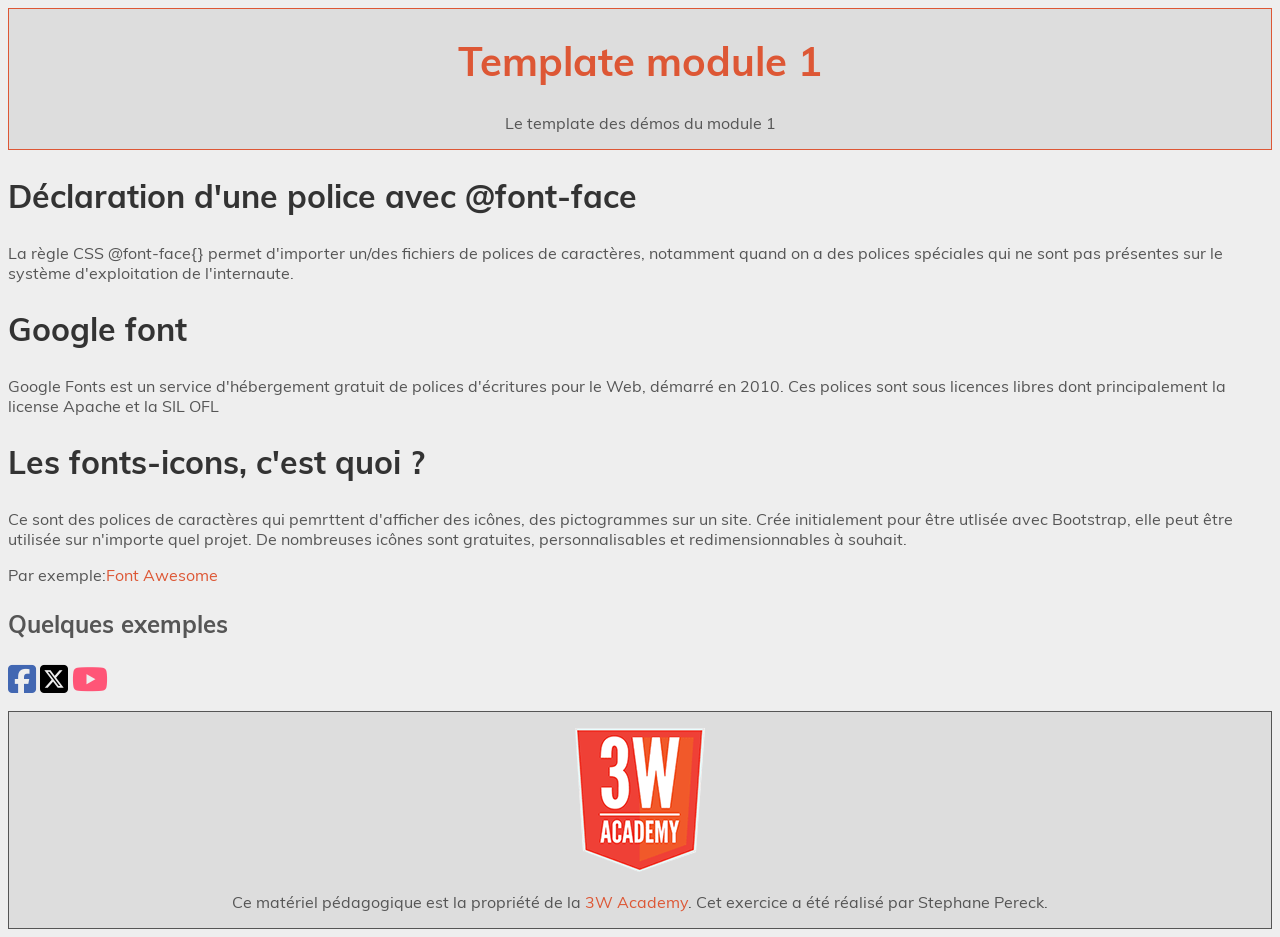
<file: Jour 2/Polices de caractères/correction/index.html>
<!doctype html>
<html lang="fr">
<head>
    <meta charset="UTF-8">
	<meta name="description" content="Le template des démos du module 1">
    <title>Template module 1</title>
    <link rel="preconnect" href="https://fonts.googleapis.com">
    <link rel="preconnect" href="https://fonts.gstatic.com" crossorigin>
    <link rel="stylesheet" href="https://cdnjs.cloudflare.com/ajax/libs/font-awesome/6.6.0/css/all.min.css" rel="stylesheet">
    <link href="https://fonts.googleapis.com/css2?family=Barriecito&display=swap" rel="stylesheet">
    <link rel="stylesheet" href="css/common-v1.css" type="text/css" />
    <link rel="stylesheet" href="css/theme.css" type="text/css" />
</head>
<body>
    <header class="header">
        <h1>Template module 1</h1>
        <p>Le template des démos du module 1</p>
    </header>
    <main class="content">
        <article>
            
            <h2>Déclaration d'une police avec @font-face</h2>
            
            <p>La règle CSS @font-face{} permet d'importer un/des fichiers de polices de caractères, notamment quand on a des polices spéciales qui ne sont pas présentes sur le système d'exploitation de l'internaute.</p>
            
            <h2>Google font</h2>
            
            <p>Google Fonts est un service d'hébergement gratuit de polices d'écritures pour le Web, démarré en 2010. Ces polices sont sous licences libres dont principalement la license Apache et la SIL OFL</p>
            
            <h2>Les fonts-icons, c'est quoi ?</h2>
            
            <p>Ce sont des polices de caractères qui pemrttent d'afficher des icônes, des pictogrammes sur un site. Crée initialement pour être utlisée avec Bootstrap, elle peut être utilisée sur n'importe quel projet. De nombreuses icônes sont gratuites, personnalisables et redimensionnables à souhait.</p>
            
            <p>Par exemple:<a href="https://fontawesome.com" target="_blank">Font Awesome</a></p>
            
            <h3>Quelques exemples</h3>
            
            <p>
                <a href="https://www.facebook.com"><i class="fa-brands fa-2x fa-square-facebook"></i></a>
                <a href="https://x.com"><i class="fa-brands fa-2x fa-square-x-twitter"></i></a>
                <a href="https://youtube.com"><i class="fa-brands fa-2x fa-youtube"></i></a>
            </p>
            
        </article>

    </main>
    <footer class="footer">
        <p><a rel="license" href="https://3wa.fr/propriete-materiel-pedagogique/"><img alt="Propriété de la 3W Academy" src="images/logo-3wa.png"></a></p>
		<p>Ce matériel pédagogique est la propriété de la <a rel="license" href="https://3wa.fr/propriete-materiel-pedagogique/">3W Academy</a>. Cet exercice a été réalisé par Stephane Pereck.</p>
    </footer>
</body>
</html>
</file>
<file: Jour 4/instructions Typo/ressources/style.css>
/* FONTS*/

@font-face {
  font-family: "cardo-regular";
  src: url(../ressources/fonts/cardo/cardo-regular.woff) format("woff2");
  font-weight: normal;
  font-style: normal;
}
@font-face {
  font-family: "cardo-bold";
  src: url(../ressources/fonts/cardo/cardo-bold.woff) format("woff2");
  font-weight: bold;
  font-style: normal;
}
@font-face {
  font-family: "cardo-italic";
  src: url(../ressources/fonts/cardo/cardo-italic.woff) format("woff2");
  font-weight: normal;
  font-style: italic;
}
@font-face {
  font-family: "specialelite";
  src: url(../ressources/fonts/specialelite/SpecialElite.woff) format("woff2");
  font-weight: normal;
  font-style: normal;
}

/*MAIN*/

.container {
  max-width: 420px;
  margin: 0 auto;
  font-family: "cardo-regular";
}
body {
  font-size: 16px;
  line-height: 1.5;
}
h1 {
  font-size: 4em;
  line-height: 1.2;
  font-family: "specialelite";
  text-transform: uppercase;
}
h2 {
  font-size: 2.5em;
  line-height: 1.2;
  font-family: "specialelite";
  text-transform: uppercase;
}
h3 {
  font-size: 1.5em;
  line-height: 1.2;
  font-family: "specialelite";
}

/*DECORATIONS*/

body > p::first-letter {
  font-size: 3em;
  font-family: "specialelite";
  float: left;
  margin-right: 0.25em;
}
footer::before {
  content: "";
  display: block;
  width: 100%;
  border-top: 1px solid black;
}
main::before {
  content: "";
  display: block;
  width: 100%;
  border-top: 1px solid black;
}
.paprika {
  display: block;
  font-size: 3em;
  text-align: center;
  font-family: "specialelite";
}
.auteur {
  display: block;
  text-align: center;
}
.citation {
  font-family: "cardo-italic";
  font-size: 1.2em;
}
.citation2 {
  font-family: "cardo-italic";
  font-size: 1.2em;
  display: block;
  text-align: center;
}
span.dotted-underline {
  text-decoration: none;
  border-bottom: 1px dotted;
}
.ita {
  font-family: "cardo-italic";
}
.bold {
  font-family: "cardo-bold";
}
</file>
<file: Jour 1/Citations/correction/css/common-v1.css>
/* *****************************************************************
GENERALITIES
***************************************************************** */

/* Le corps du document */
body {
	font-family: sans-serif;
	color: #555;
	background-color: #eee;
}

/* Le titre principal d'un flux */
h1 {
    font-size: 2.5rem;
    color: #DD5735;
}

/* Le titre de second niveau  */
h2 {
    font-size: 2rem;
    color: #333;
}

/* Le titre de troisème niveau */
h3 {
    font-size: 1.5rem;
}

/* Les liens */
a {
    color: #DD5735;
    text-decoration: none;
}

/* *****************************************************************
MAIN LAYOUT
***************************************************************** */

/* L'entête de la page */
.header {
    text-align: center;
    background-color: #DDD;
    border: 1px solid #DD5735;
}


/* Le pied de page */
.footer {
    text-align: center;
    background-color: #DDD;
    border: 1px solid #555;
}

/* *****************************************************************
VARIOUS
***************************************************************** */

/* Utile pour mettre en évidence un parent */
.parent {
    border: 1px dashed #DD5735;
}
</file>
<file: Jour 1/Citations/correction/css/theme.css>
/* Ce code pourra être ajouté à la feuille de style commune */
q {
	font-style: italic;
	/* quotes : ; pour changer les indicateurs de quotes */
}

blockquote {
	font-size: 1.2rem;
	font-style: italic;
}

blockquote p::before{
	content:"“ ";
}
blockquote p::after{
	content:" ”"
}
blockquote cite{
	font-style: normal;
	color: deepskyblue;
}

/*q {
	font-style: italic;
	quotes: "❝ " " ❞";
}

blockquote {
	font-size: 1.2rem;
	font-style: italic;
}

blockquote p::before {
	content: '« ';
}

blockquote p::after {
	content: ' »';
}

blockquote cite {
	font-style: normal;
	color: deepskyblue;
}
*/
</file>
<file: Jour 1/Emmet/correction/css/common-v1.css>
/* *****************************************************************
GENERALITIES
***************************************************************** */

/* Le corps du document */
body {
	font-family: sans-serif;
	color: #555;
	background-color: #eee;
}

/* Le titre principal d'un flux */
h1 {
    font-size: 2.5rem;
    color: #DD5735;
}

/* Le titre de second niveau  */
h2 {
    font-size: 2rem;
    color: #333;
}

/* Le titre de troisème niveau */
h3 {
    font-size: 1.5rem;
}

/* Les liens */
a {
    color: #DD5735;
    text-decoration: none;
}

/* *****************************************************************
MAIN LAYOUT
***************************************************************** */

/* L'entête de la page */
.header {
    text-align: center;
    background-color: #DDD;
    border: 1px solid #DD5735;
}


/* Le pied de page */
.footer {
    text-align: center;
    background-color: #DDD;
    border: 1px solid #555;
}

/* *****************************************************************
VARIOUS
***************************************************************** */

/* Utile pour mettre en évidence un parent */
.parent {
    border: 1px dashed #DD5735;
}
</file>
<file: Jour 1/Emmet/correction/css/theme.css>
.code{
    color: #000;
    font-family: Monaco, monospace;
    font-size: 14px;
    background-color:#fff;
}
</file>
<file: Jour 1/Les bordures/correction/css/style.css>
.solid {
    border: solid 3px #800080;
}

.dotted {
    border: dotted 5px #FF0000;
}

.dashed {
    border: dashed 5px green;
}

.double {
    border: double 5px #FF69B4;
}

.ridge {
    border: ridge 5px #000066;
}

/* bordure sur un seul côté : border-left, border-right; border-top ou border-bottom */

.left {
    border-left: solid orange 5px;
}

.rond {
    border: solid salmon 3px;
    border-radius: 10px;
}

.img-rond {
    border-radius: 50%;
}
</file>
<file: Jour 1/Les couleurs/correction/css/style.css>
.txt-orange {
    color: orange;
}

.txt-hexa1 {
    color: #d23100;
}

.txt-hexa2 {
    color: #34e;
}

.txt-rgb {
    color: rgb(120, 0, 120);
}

.txt-hsl {
    color: hsl(315, 73.3%, 47%);
}

.bgc-blk {
    background-color: black;
    color: white;
}

.bgc-red {
    background-color: red;
}

.rgba {
    background-color: rgba(255, 0, 0, 0.5);
}

.hsla {
    background-color: hsla(0, 100%, 50%, 0.5);
}

.opacity {
    background-color: red;
    color: black;
    opacity: 0.5;
}
</file>
<file: Jour 2/Images flottantes/correction/css/common-v1.css>
/* *****************************************************************
GENERALITIES
***************************************************************** */

/* Le corps du document */
body {
	font-family: sans-serif;
	color: #555;
	background-color: #eee;
}

/* Le titre principal d'un flux */
h1 {
    font-size: 2.5rem;
    color: #DD5735;
}

/* Le titre de second niveau  */
h2 {
    font-size: 2rem;
    color: #333;
}

/* Le titre de troisème niveau */
h3 {
    font-size: 1.5rem;
}

/* Les liens */
a {
    color: #DD5735;
    text-decoration: none;
}

/* *****************************************************************
MAIN LAYOUT
***************************************************************** */

/* L'entête de la page */
.header {
    text-align: center;
    background-color: #DDD;
    border: 1px solid #DD5735;
}


/* Le pied de page */
.footer {
    text-align: center;
    background-color: #DDD;
    border: 1px solid #555;
}

/* *****************************************************************
VARIOUS
***************************************************************** */

/* Utile pour mettre en évidence un parent */
.parent {
    border: 1px dashed #DD5735;
}
</file>
<file: Jour 2/Images flottantes/correction/css/theme.css>
/*******************************************************************
 *                          GENERALITIES                           *
 *******************************************************************/
body {
    line-height: 1.5;
}
article {
    text-align: justify;
}
/* *****************************************************************
MAIN LAYOUT
***************************************************************** */
.container {
    width: 960px;
    margin : auto;
}
/* *****************************************************************
IMAGES / FLOAT
***************************************************************** */
.img-left {
    float: left;
    margin-right: 1em;
}
.img-right {
    float: right;
    margin-left: 1em;
}
.clear {
    clear: both;
}
</file>
<file: Jour 2/Mise en forme de texte/correction/css/common-v1.css>
/* *****************************************************************
GENERALITIES
***************************************************************** */

/* Le corps du document */
body {
	font-family: sans-serif;
	color: #555;
	background-color: #eee;
}

/* Le titre principal d'un flux */
h1 {
    font-size: 2.5rem;
    color: #DD5735;
}

/* Le titre de second niveau  */
h2 {
    font-size: 2rem;
    color: #333;
}

/* Le titre de troisème niveau */
h3 {
    font-size: 1.5rem;
}

/* Les liens */
a {
    color: #DD5735;
    text-decoration: none;
}

/* *****************************************************************
MAIN LAYOUT
***************************************************************** */

/* L'entête de la page */
.header {
    text-align: center;
    background-color: #DDD;
    border: 1px solid #DD5735;
}


/* Le pied de page */
.footer {
    text-align: center;
    background-color: #DDD;
    border: 1px solid #555;
}

/* *****************************************************************
VARIOUS
***************************************************************** */

/* Utile pour mettre en évidence un parent */
.parent {
    border: 1px dashed #DD5735;
}
</file>
<file: Jour 2/Mise en forme de texte/correction/css/theme.css>
code {
    color: #111;
    font-family: sans-serif;
    font-weight: bold;
}
.font-size-medium{
    font-size: medium;
}
.font-size-large{
    font-size: large;
}
.font-size-px {
    font-size: 14px;
}
.font-size-pt{
    font-size: 14pt;
}
.font-size-pourcent{
    font-size:150%;
}
.font-size-em{
    font-size: 1.5em;
}
.font-size-rem{
    font-size: 1.5rem;
}
.font-weight-bold {
    font-weight: bold;
}
.font-weight-normal {
    font-weight: normal;
}
.font-weight-700 {
    font-weight: 700;
}
.font-weight-bolder {
    font-weight: bolder;
}
.font-weight-lighter {
    font-weight: lighter;
}
.font-style-italic {
    font-style: italic;
}
.font-style-normal {
    font-style: normal;
}
.line-height-1 {
    line-height: 1;
}
.line-height-1-5 {
    line-height: 1.5;
}
.line-height-4 {
    line-height: 4px;
}
.letter-spacing {
    letter-spacing: 0.5em;
}
.word-spacing {
    word-spacing: 2em;
}
.small {
    width: 200px;
    background-color: #CCC;
}
.white-space-normal {
    white-space: normal;
}
.white-space-nowrap {
    white-space: nowrap;
}
.white-space-pre {
    white-space: pre;
}
.text-align-left {
    text-align: left;
}
.text-align-right {
    text-align: right;
}
.text-align-center {
    text-align: center;
}
.text-align-justify {
    text-align: justify;
}
.text-indent {
    text-indent: 6em;
}
.text-transform-none {
    text-transform: none;
}
.text-transform-capitalize {
    text-transform: capitalize;
}
.text-transform-uppercase {
    text-transform: uppercase;
}
.text-decoration-underline {
    text-decoration: underline;
}
.text-decoration-none {
    text-decoration: none;
}
.text-decoration-overline {
    text-decoration: overline;
}
.text-decoration-color {
    text-decoration: underline;
    text-decoration-color: red;
    /* Forme simplifiée */
    text-decoration: underline red;
}
.text-decoration-double {
    text-decoration: underline double orange;
}
.text-decoration-dashed {
    text-decoration: underline dashed green;
}
.text-decoration-wavy {
    text-decoration: underline wavy teal;
}
</file>
<file: Jour 2/Polices de caractères/correction/css/common-v1.css>
/* *****************************************************************
GENERALITIES
***************************************************************** */

/* Le corps du document */
body {
	font-family: sans-serif;
	color: #555;
	background-color: #eee;
}

/* Le titre principal d'un flux */
h1 {
    font-size: 2.5rem;
    color: #DD5735;
}

/* Le titre de second niveau  */
h2 {
    font-size: 2rem;
    color: #333;
}

/* Le titre de troisème niveau */
h3 {
    font-size: 1.5rem;
}

/* Les liens */
a {
    color: #DD5735;
    text-decoration: none;
}

/* *****************************************************************
MAIN LAYOUT
***************************************************************** */

/* L'entête de la page */
.header {
    text-align: center;
    background-color: #DDD;
    border: 1px solid #DD5735;
}


/* Le pied de page */
.footer {
    text-align: center;
    background-color: #DDD;
    border: 1px solid #555;
}

/* *****************************************************************
VARIOUS
***************************************************************** */

/* Utile pour mettre en évidence un parent */
.parent {
    border: 1px dashed #DD5735;
}
</file>
<file: Jour 2/Polices de caractères/correction/css/theme.css>
@font-face {
    font-family: 'Muli';
    src: url(../fonts/Muli-Regular.ttf) format('truetype');
    font-weight: normal;
    font-style: normal;
}
@font-face {
    font-family: 'Muli';
    src: url(../fonts/Muli-Bold.ttf) format('truetype');
    font-weight: bold;
    font-style: normal;
}
@font-face {
    font-family: 'Muli';
    src: url(../fonts/Muli-Italic.ttf) format('truetype');
    font-weight: normal;
    font-style: italic;
}
@font-face {
    font-family: 'Muli';
    src: url(../fonts/Muli-BoldItalic.ttf) format('truetype');
    font-weight: bold;
    font-style: italic;
}
body {
    font-family: 'Muli', sans-serif;
}
h1,
h2,
h3, {
    font-family:'Barriecito', cursive;
}
.fa-square-facebook {
    color: #4267B2;
}
.fa-square-x-twitter {
    color: black;
}
.fa-youtube {
    color: #f57;
}
</file>
